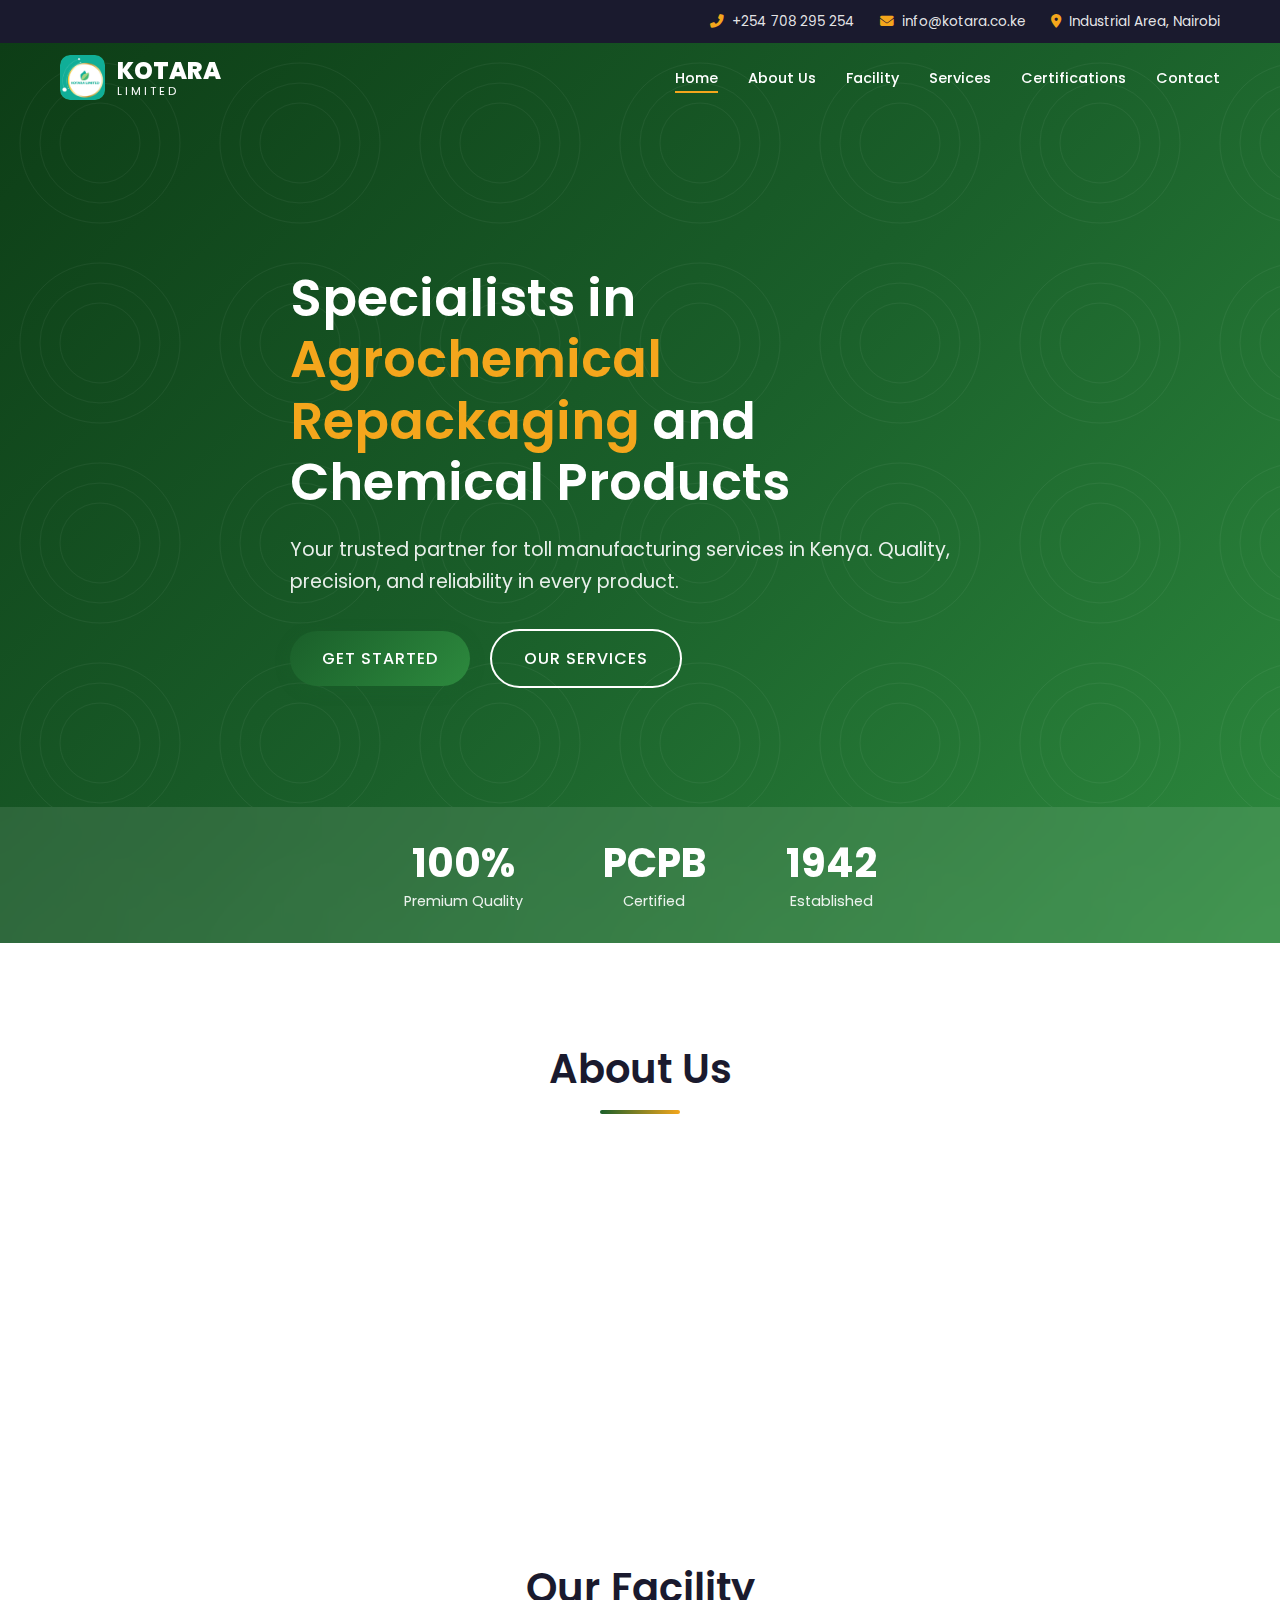
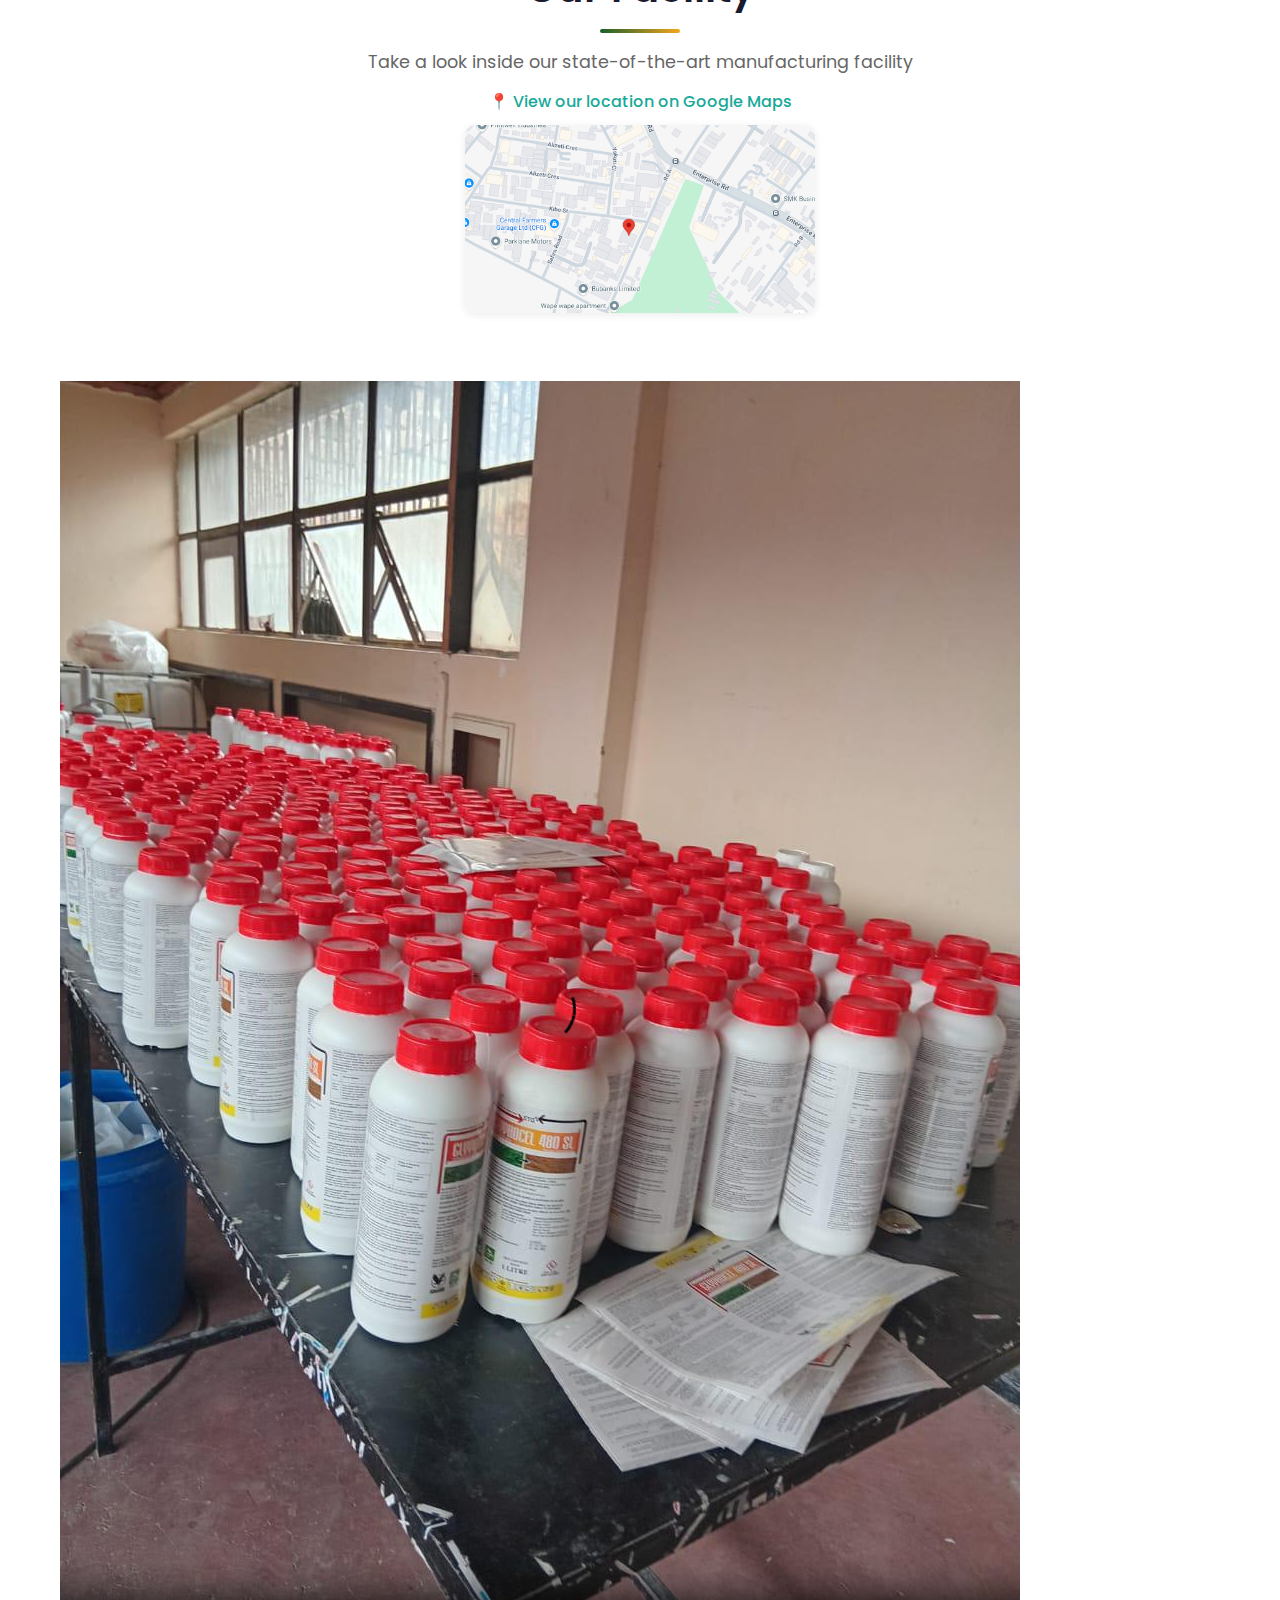
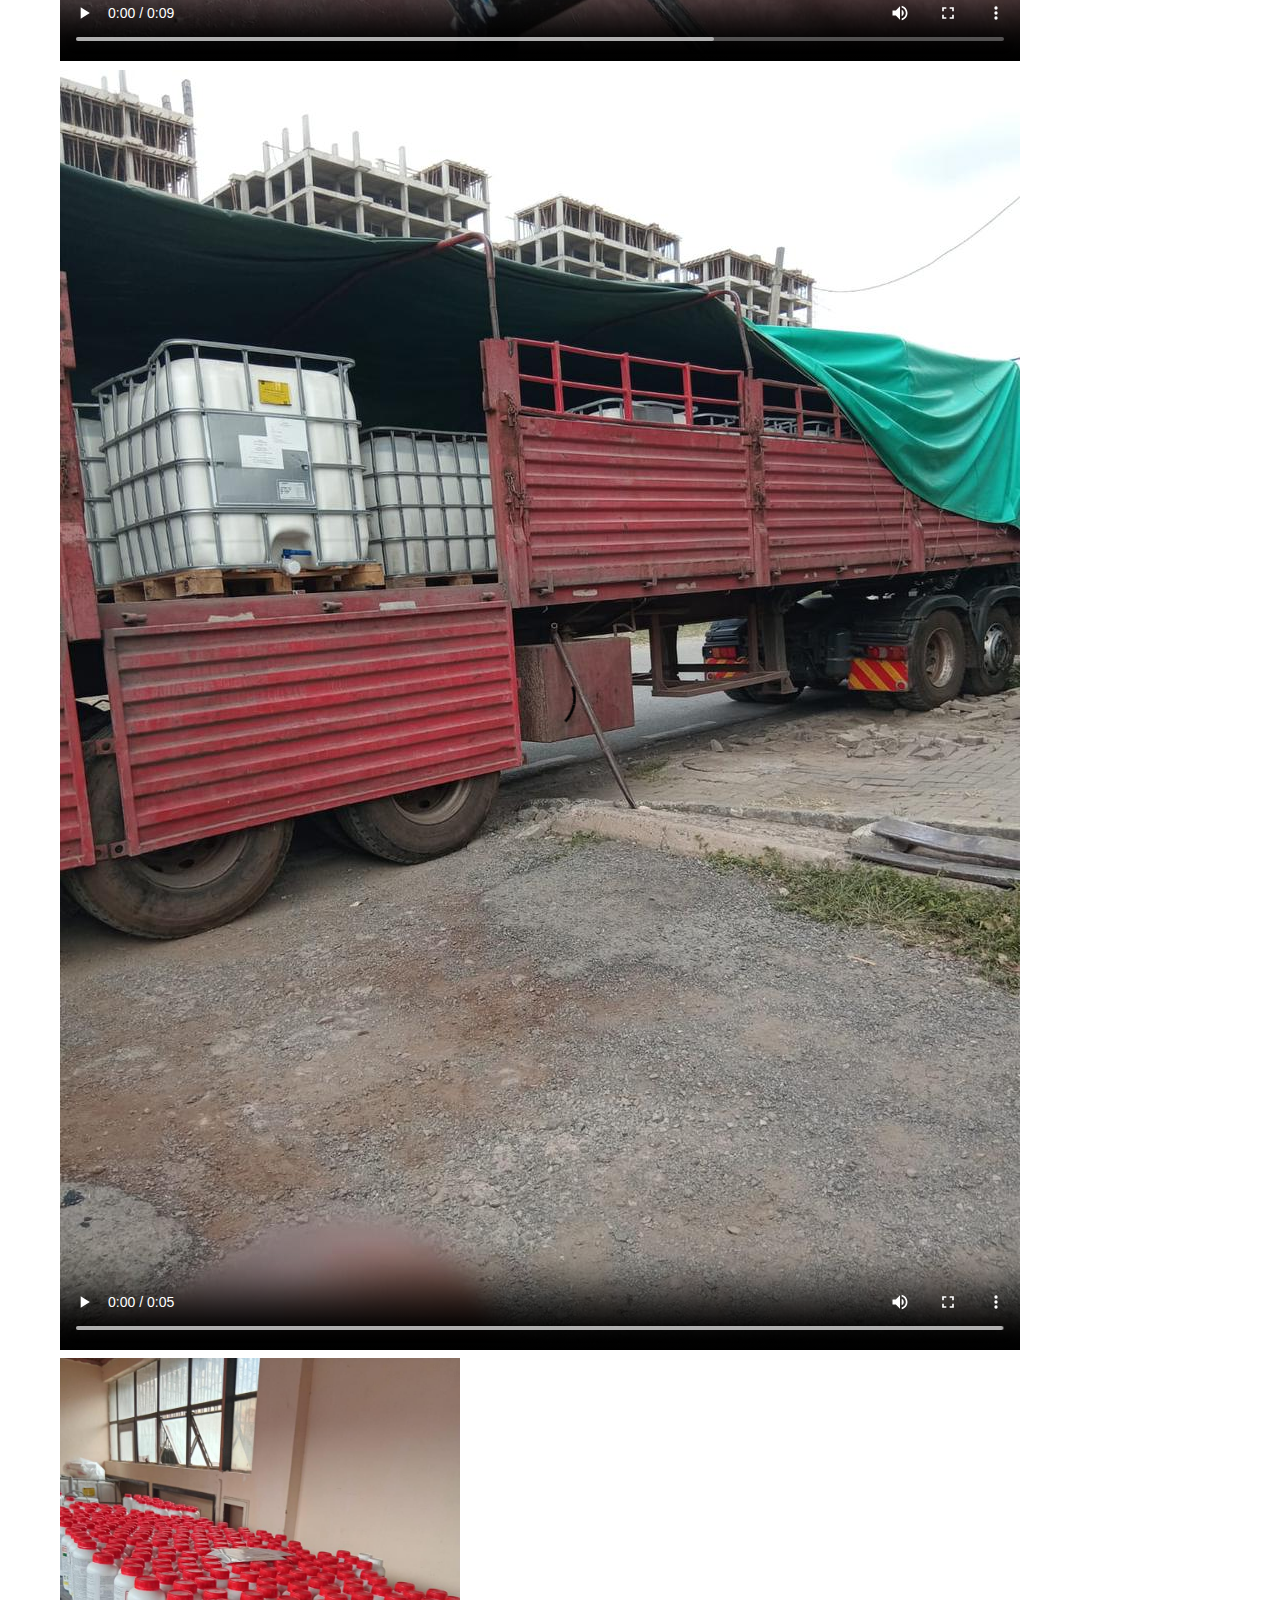
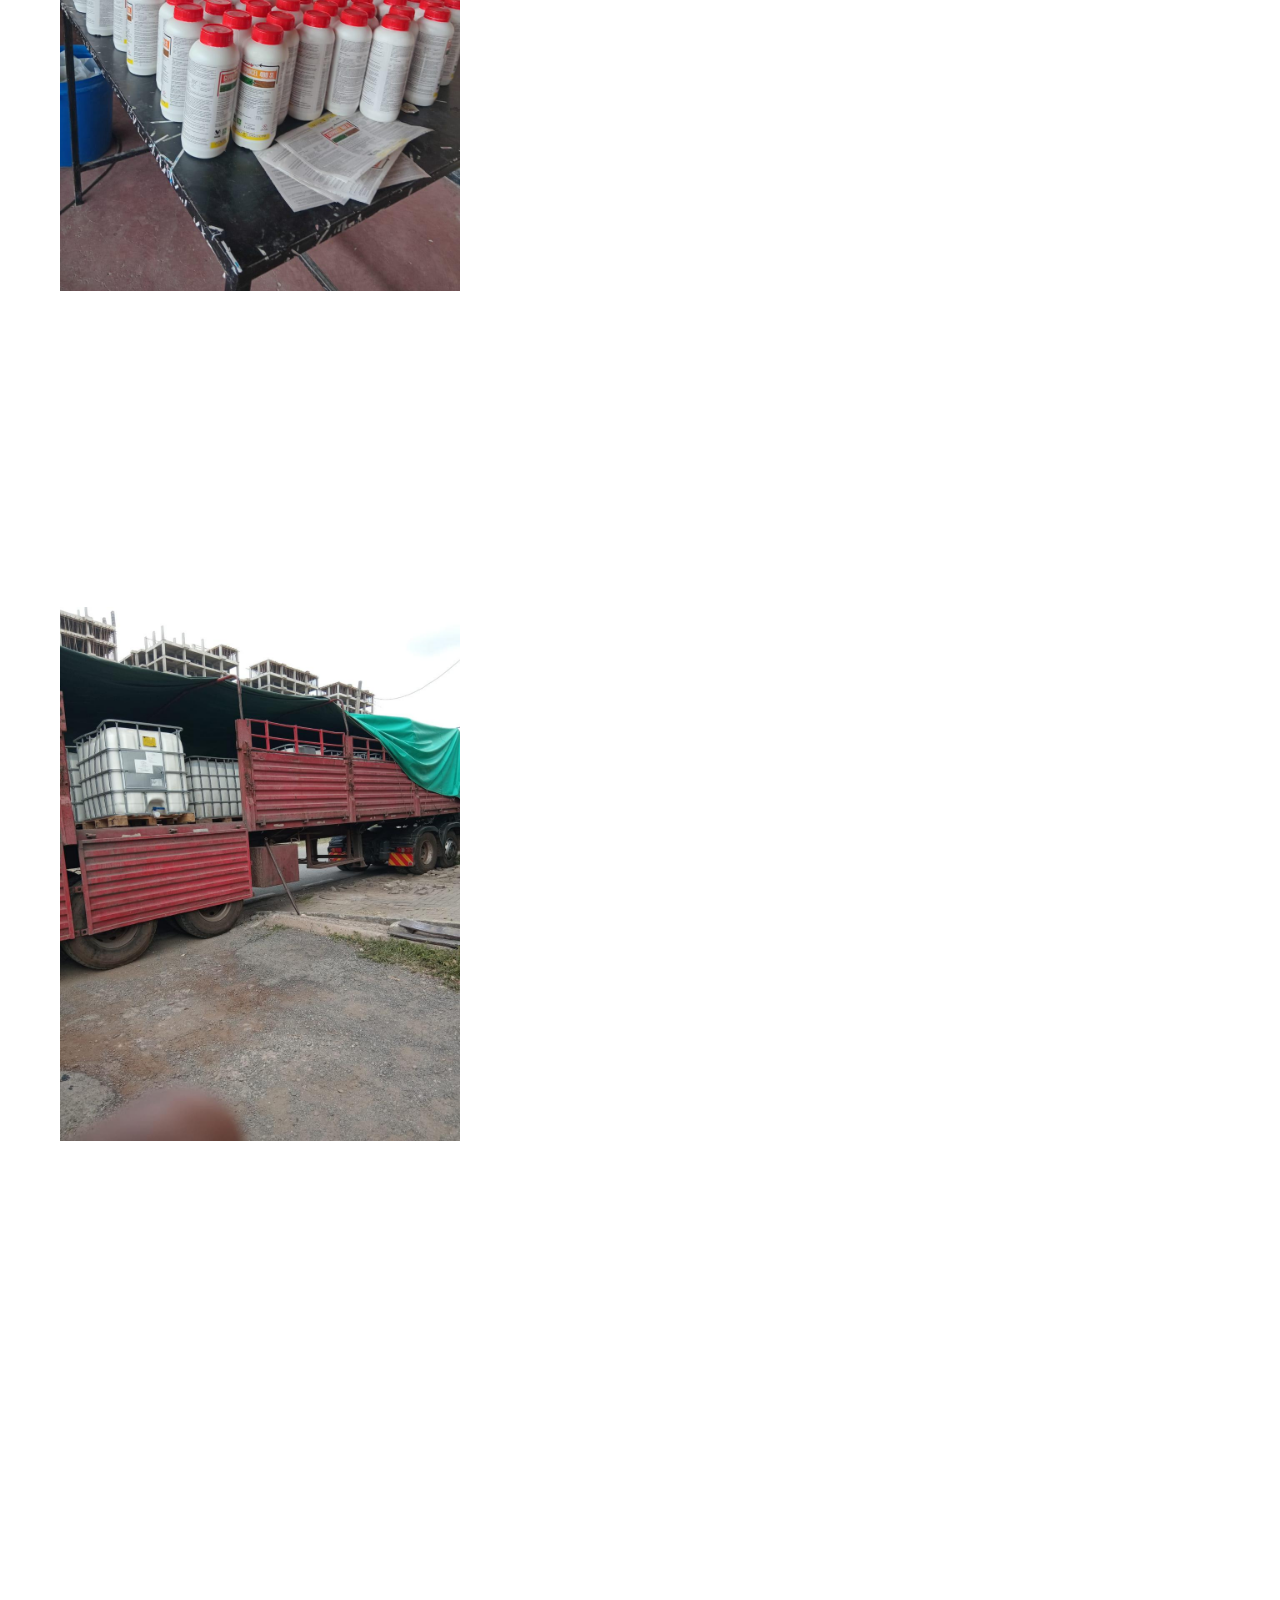
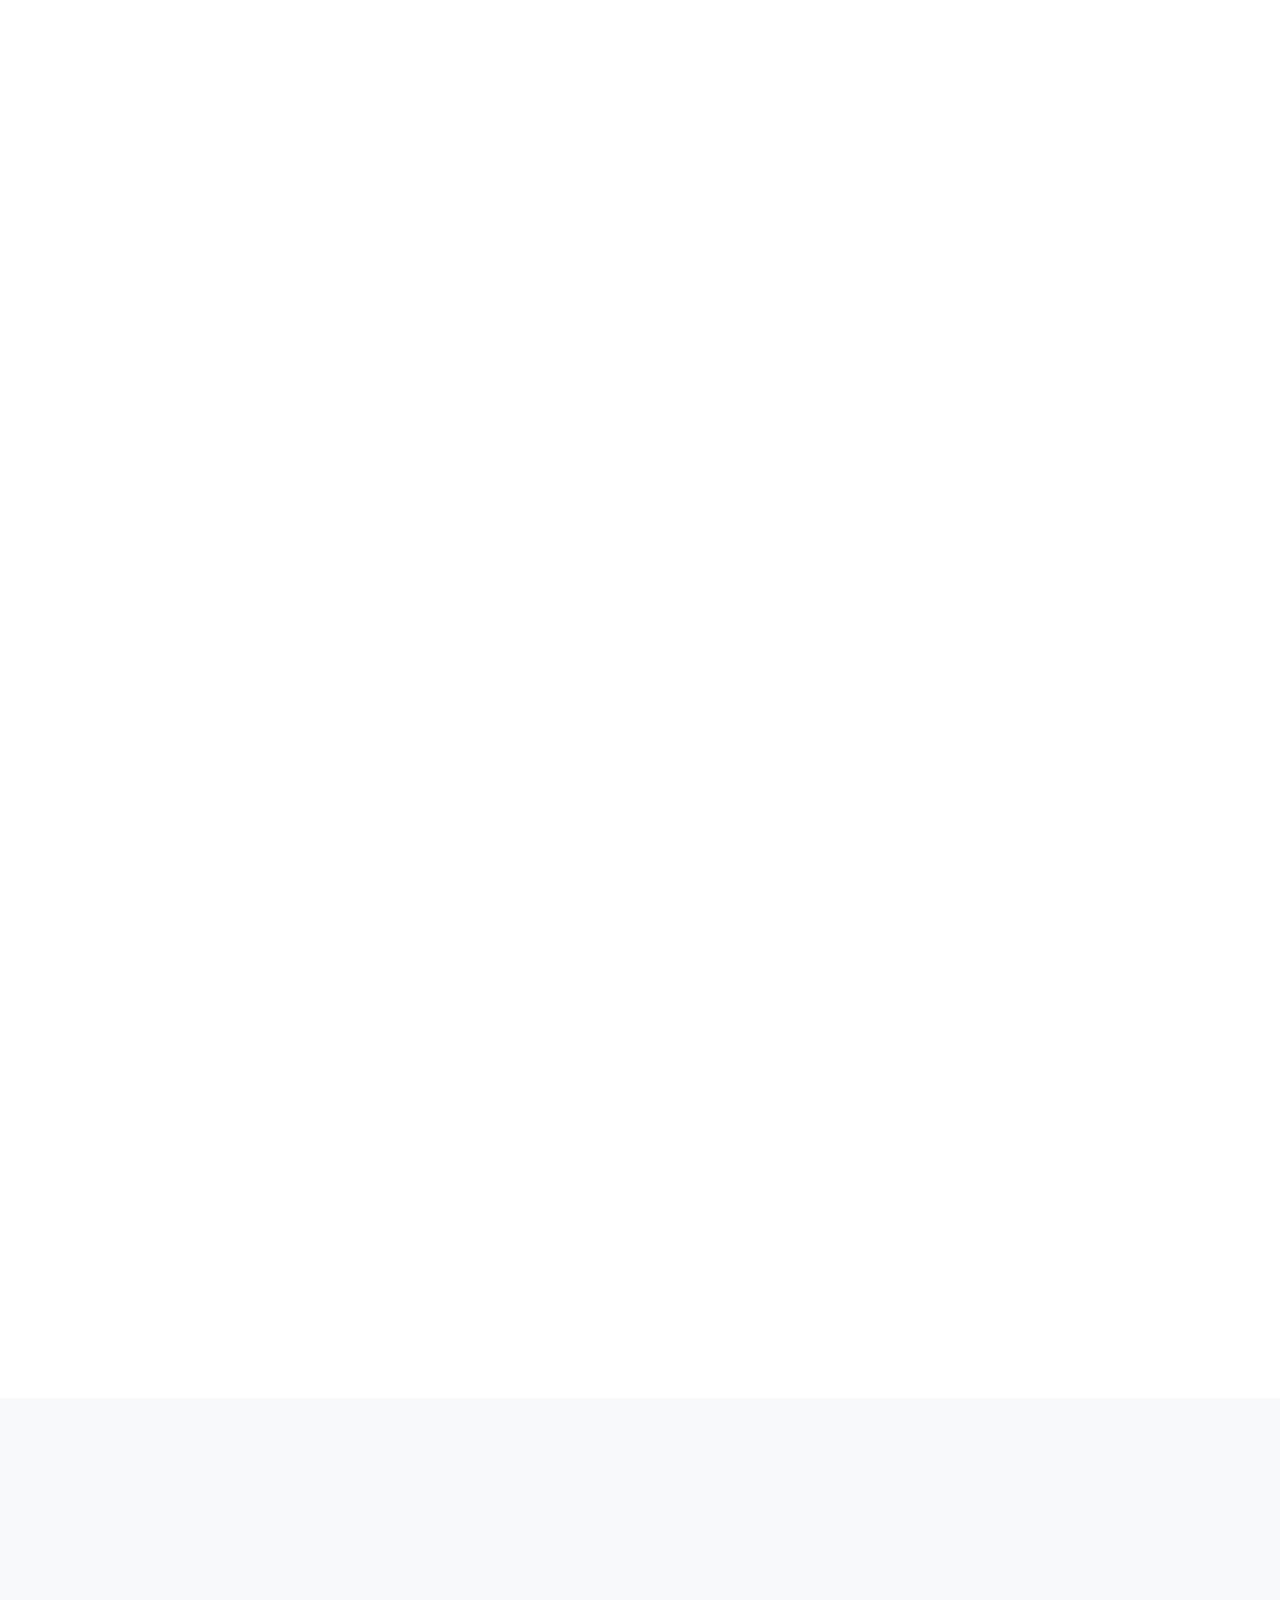
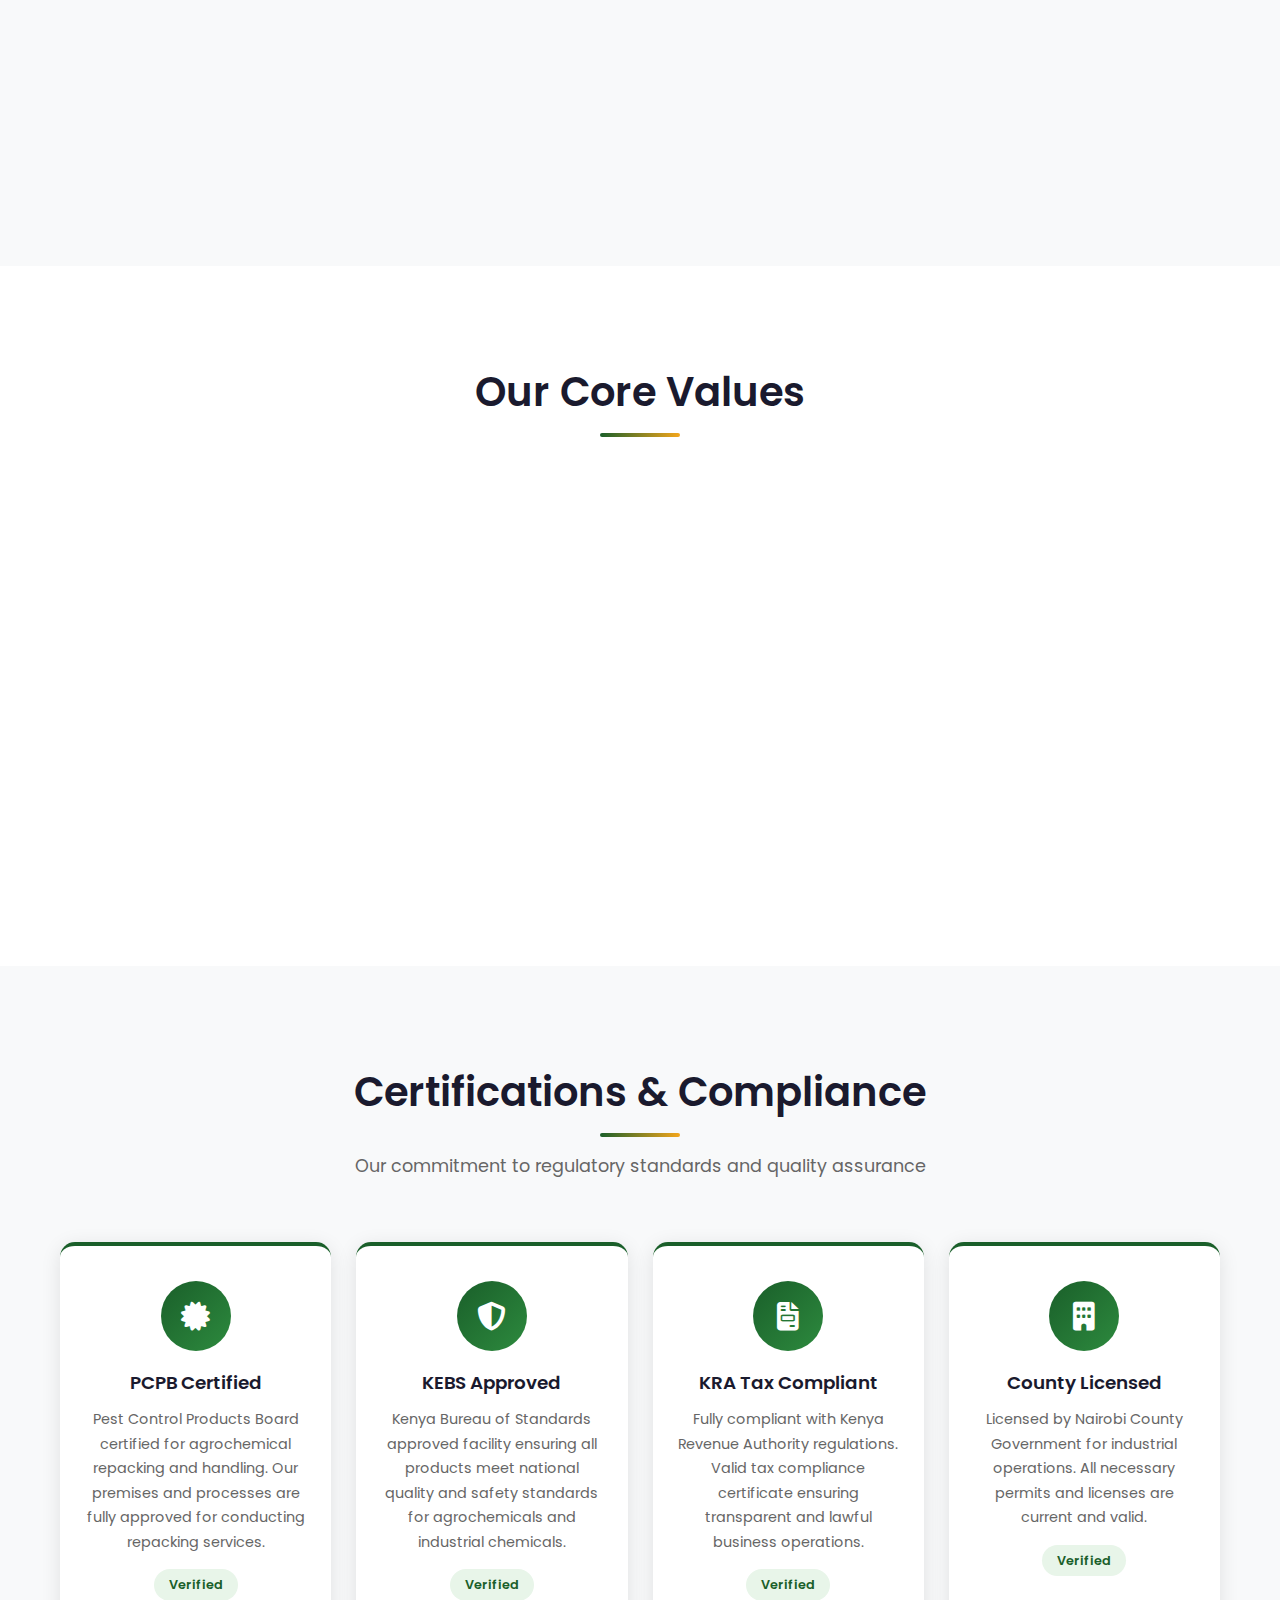
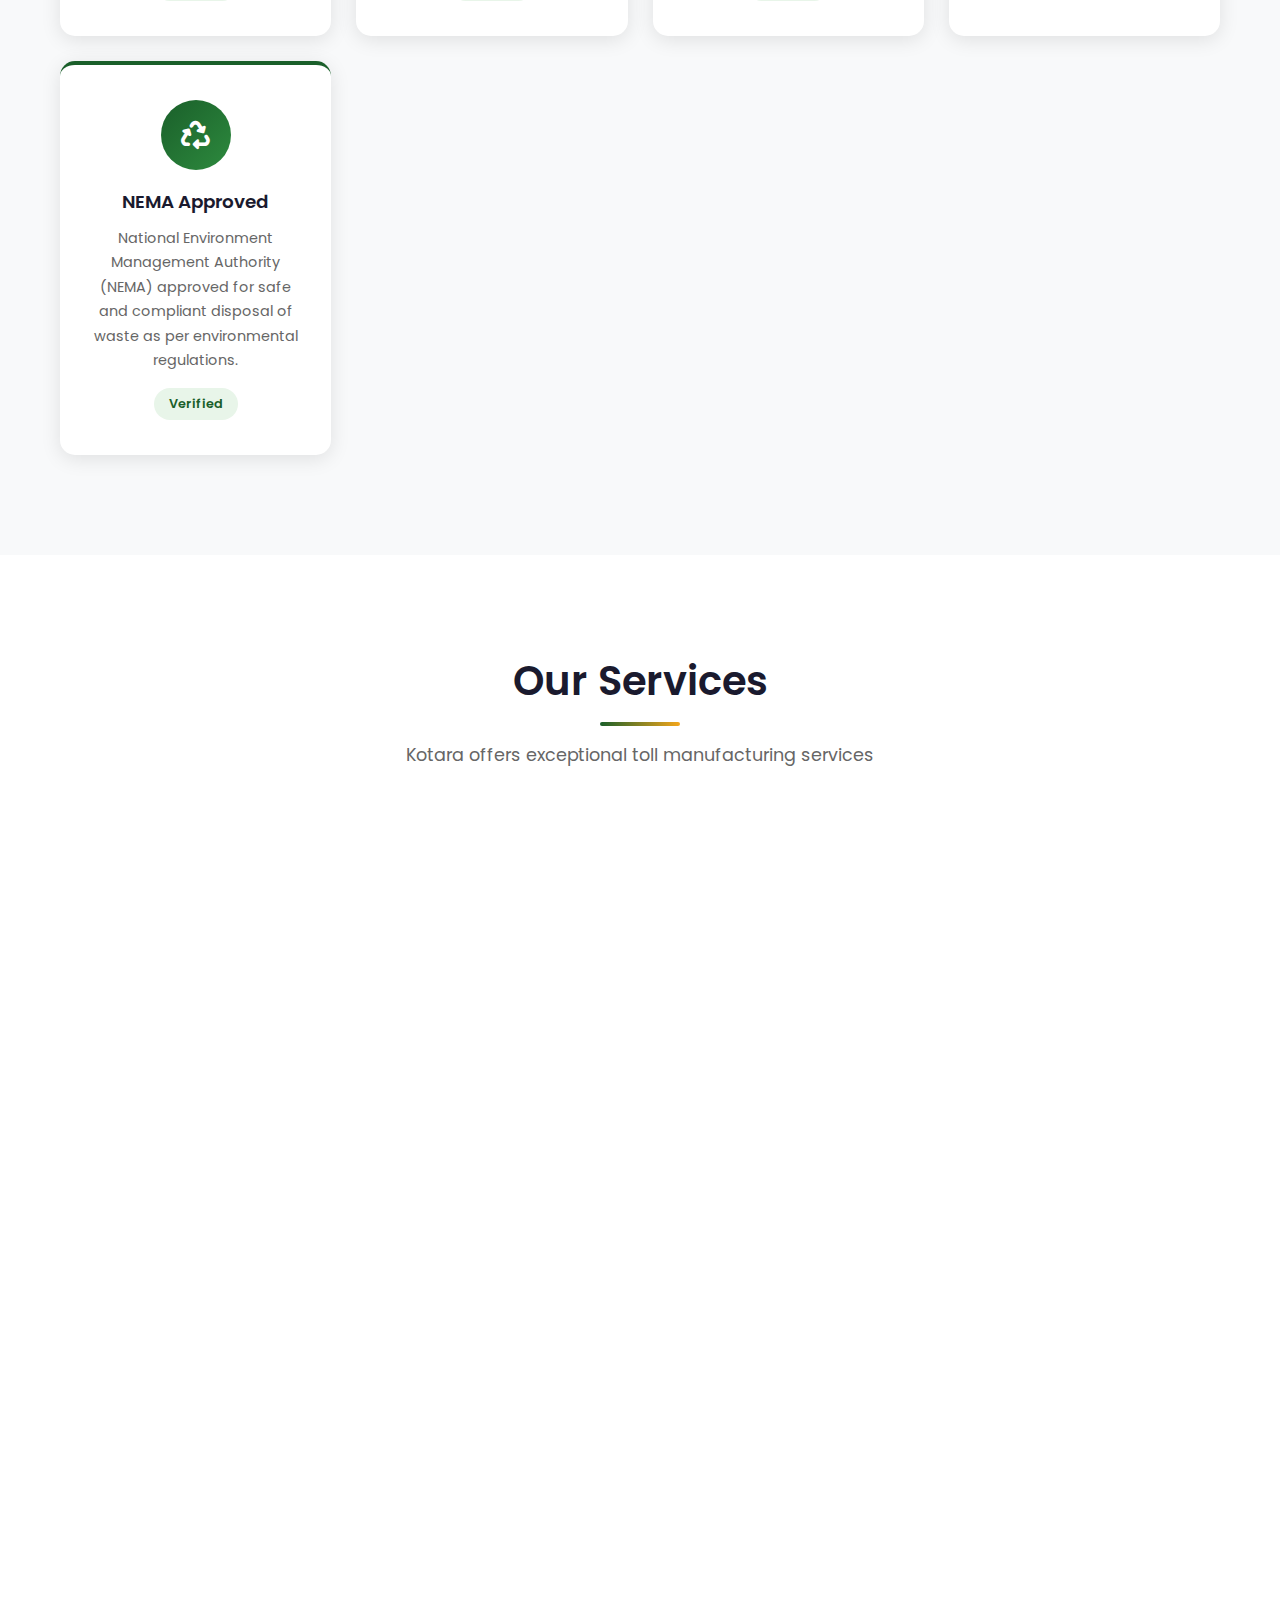
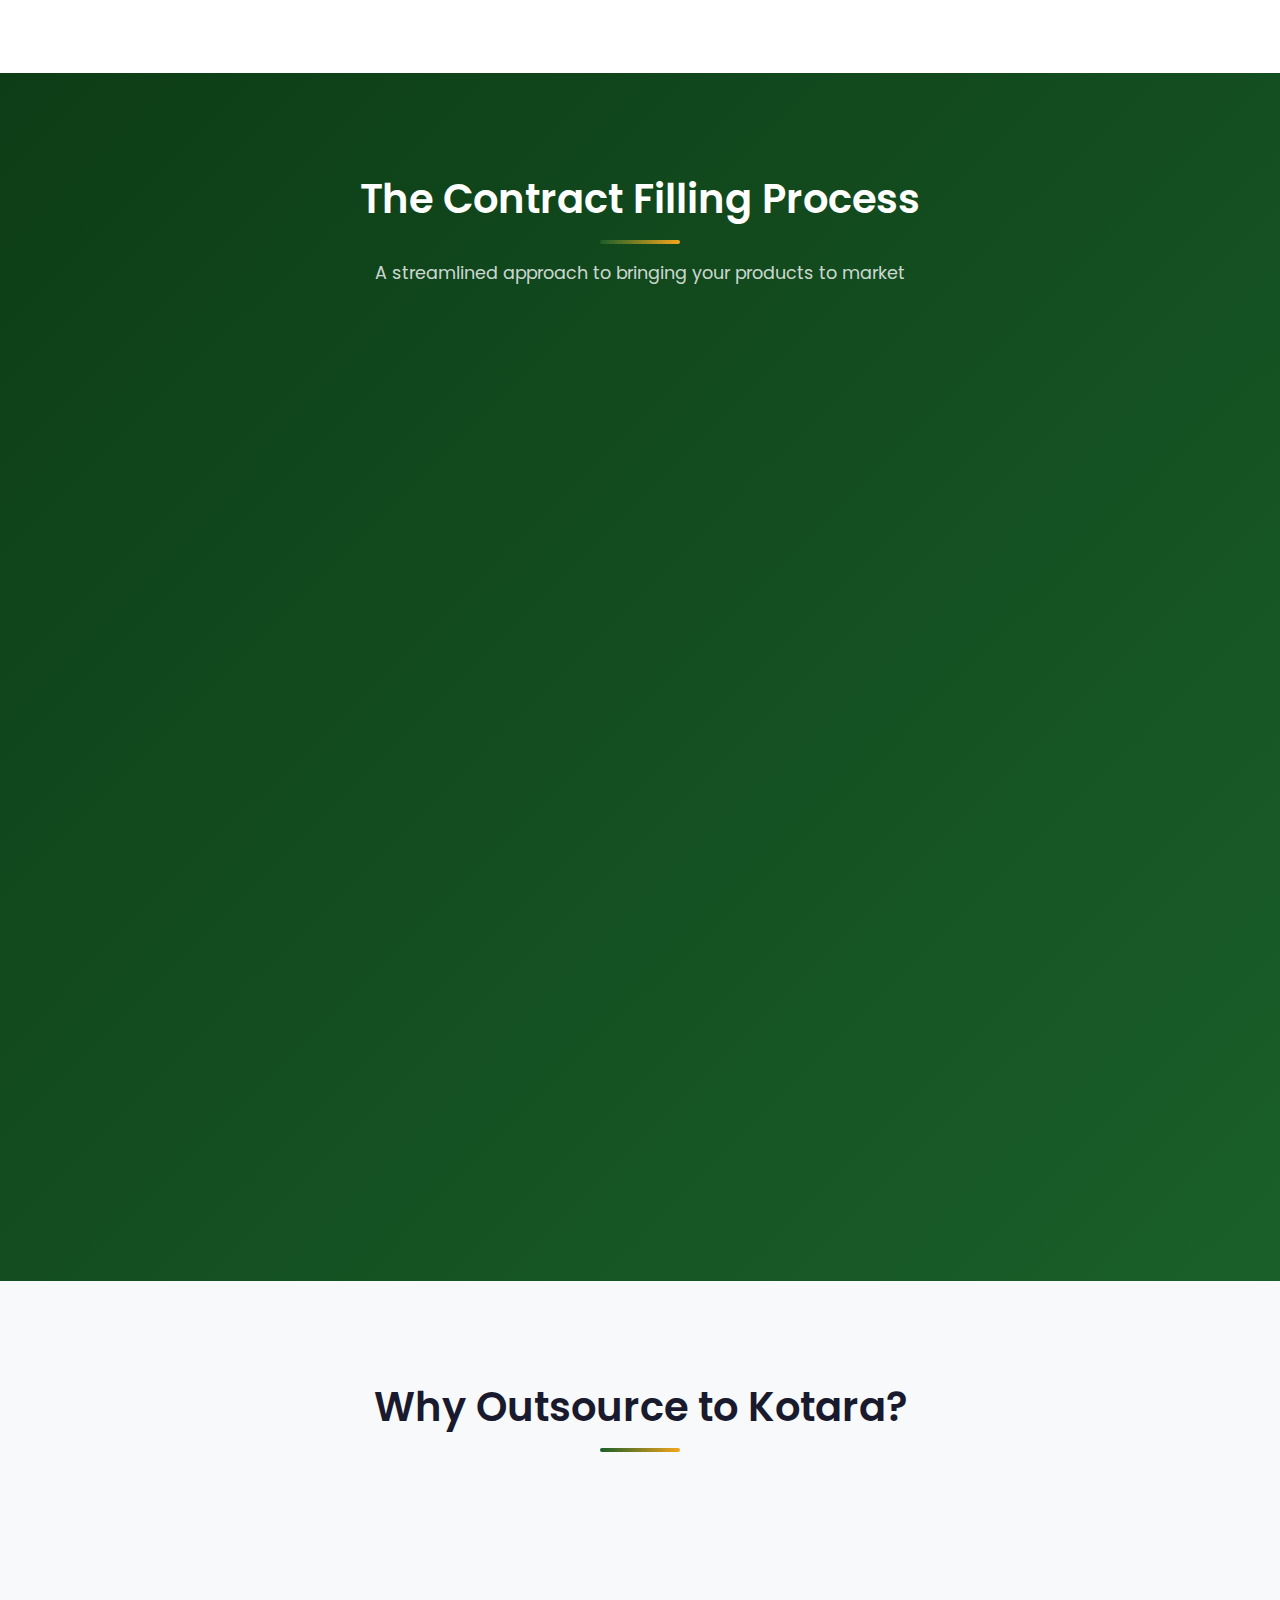
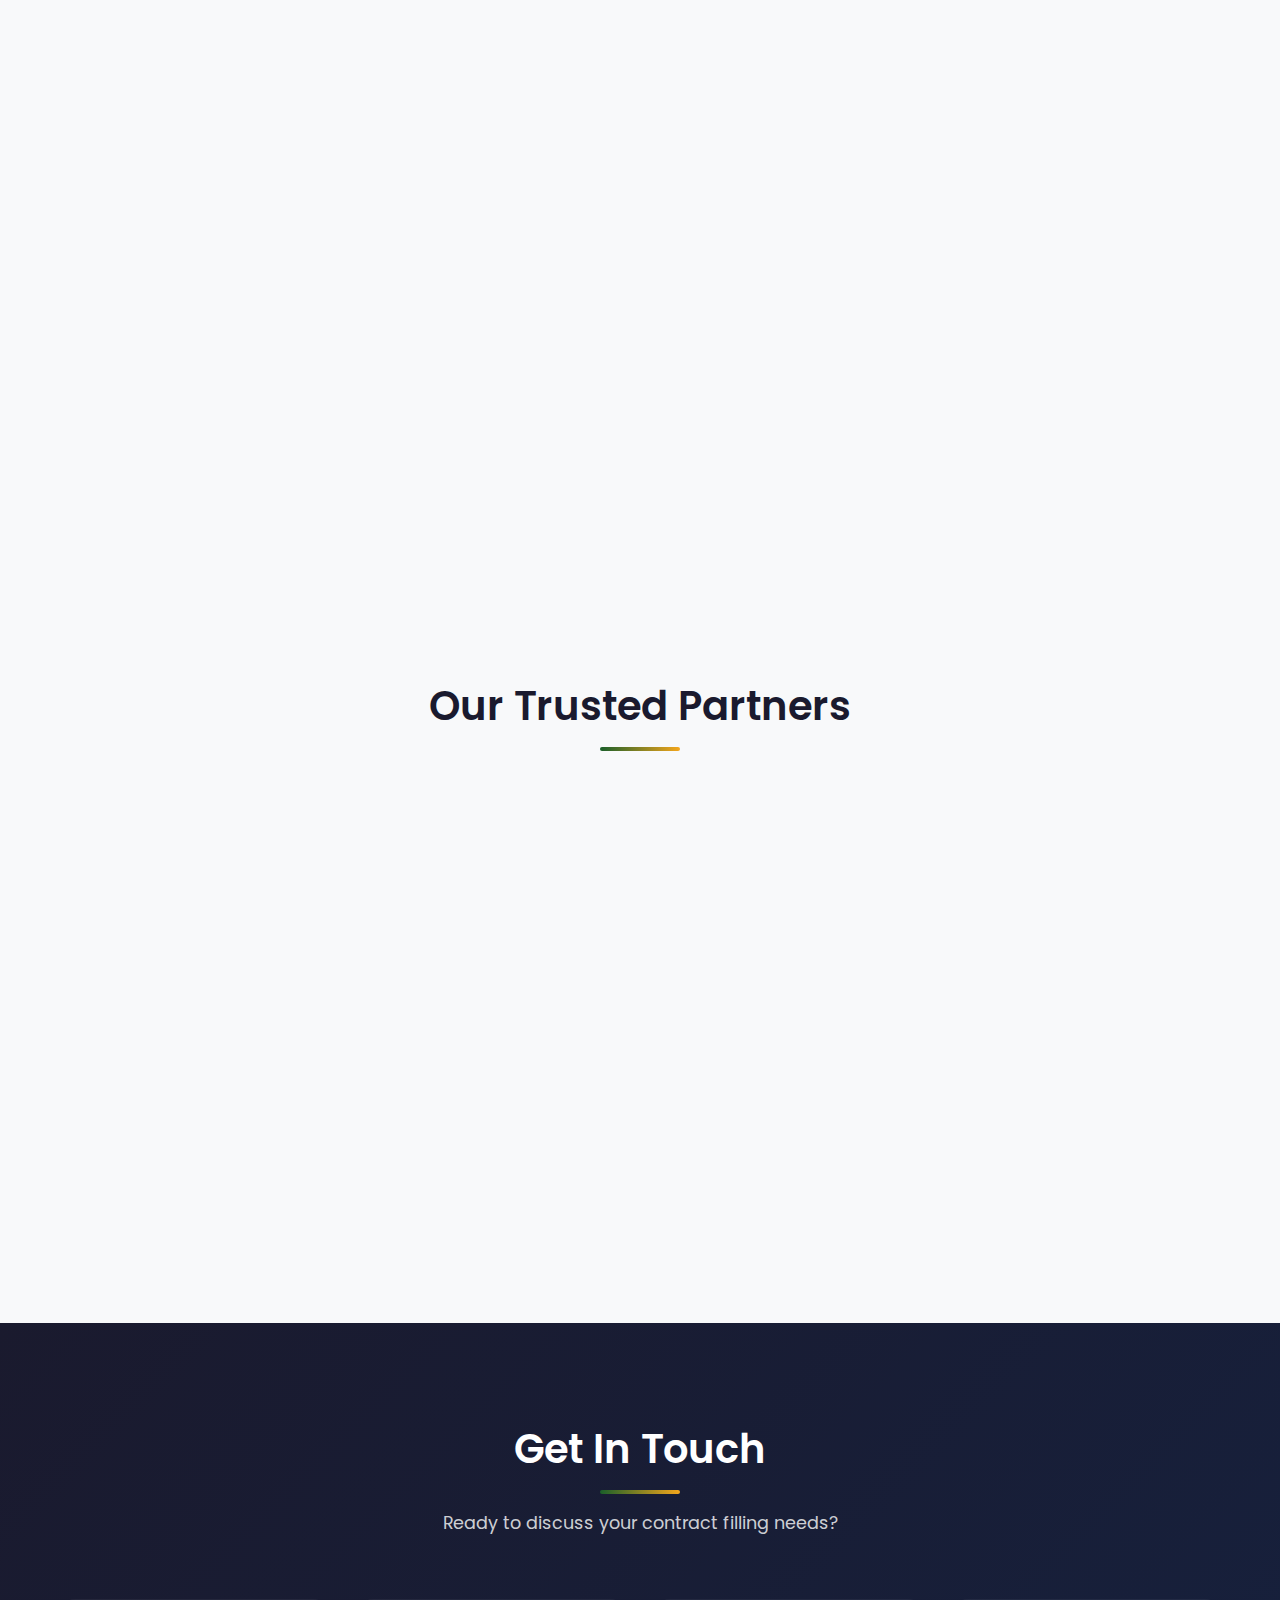
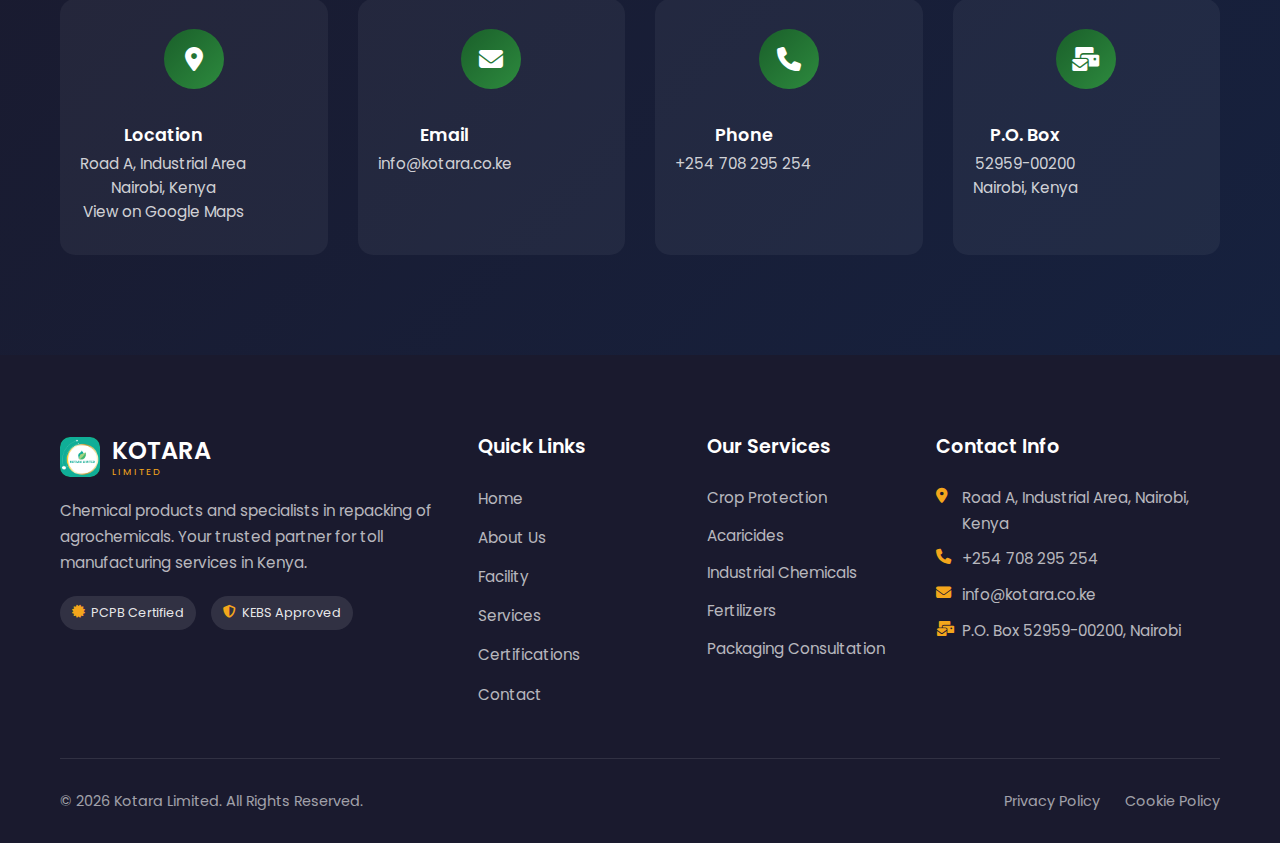
<file: index.html>
<!DOCTYPE html>
<html lang="en">
<head>
    <meta charset="UTF-8">
    <meta name="viewport" content="width=device-width, initial-scale=1.0">
    
    <!-- Primary SEO Meta Tags -->
    <title>Kotara | Kenya's Leading Agrochemical Repacking & Contract Filling Company</title>
    <meta name="description" content="Kotara Limited - Kenya's trusted PCPB certified agrochemical repacking and contract filling company in Nairobi. Expert toll manufacturing for crop protection chemicals, fertilizers, acaricides & industrial chemicals. ISO compliant facilities.">
    <meta name="keywords" content="Kotara, Kotara Limited, Kotara Kenya, agrochemical repacking Kenya, contract filling Nairobi, toll manufacturing Kenya, PCPB certified company, crop protection chemicals Kenya, fertilizer repacking, acaricides Kenya, industrial chemicals Nairobi, chemical packaging Kenya, agrochemical company Kenya">
    <meta name="author" content="Kotara Limited">
    <meta name="robots" content="index, follow, max-image-preview:large, max-snippet:-1, max-video-preview:-1">
    <link rel="canonical" href="https://kotara.co.ke/">
    
    <!-- Additional SEO Meta Tags -->
    <meta name="geo.region" content="KE-110">
    <meta name="geo.placename" content="Nairobi">
    <meta name="geo.position" content="-1.2921;36.8219">
    <meta name="ICBM" content="-1.2921, 36.8219">
    <meta name="language" content="English">
    <meta name="revisit-after" content="7 days">
    <meta name="distribution" content="global">
    <meta name="rating" content="general">
    
    <!-- Open Graph / Facebook -->
    <meta property="og:type" content="website">
    <meta property="og:url" content="https://kotara.co.ke/">
    <meta property="og:title" content="Kotara | Kenya's Leading Agrochemical Repacking Company">
    <meta property="og:description" content="PCPB certified agrochemical repacking and contract filling services in Nairobi, Kenya. Quality toll manufacturing for crop protection, fertilizers, and industrial chemicals.">
    <meta property="og:site_name" content="Kotara Limited">
    <meta property="og:locale" content="en_KE">
    
    <!-- Twitter -->
    <meta name="twitter:card" content="summary_large_image">
    <meta name="twitter:url" content="https://kotara.co.ke/">
    <meta name="twitter:title" content="Kotara | Kenya's Leading Agrochemical Repacking Company">
    <meta name="twitter:description" content="PCPB certified agrochemical repacking and contract filling services in Kenya. Quality toll manufacturing for crop protection chemicals.">
    
    <!-- JSON-LD Structured Data -->
    <script type="application/ld+json">
    {
        "@context": "https://schema.org",
        "@type": "Organization",
        "name": "Kotara Limited",
        "alternateName": ["Kotara", "Kotara Ltd", "Kotara Kenya"],
        "url": "https://kotara.co.ke/",
        "logo": "https://kotara.co.ke/images/logo.png",
        "image": "https://kotara.co.ke/images/logo.png",
        "description": "Kenya's leading PCPB certified agrochemical repacking and contract filling company offering toll manufacturing services for crop protection chemicals, fertilizers, and industrial chemicals.",
        "address": {
            "@type": "PostalAddress",
            "streetAddress": "Industrial Area",
            "addressLocality": "Nairobi",
            "addressCountry": "KE"
        },
        "telephone": "+254708295254",
        "email": "info@kotara.co.ke",
        "areaServed": {
            "@type": "Country",
            "name": "Kenya"
        },
        "serviceType": ["Agrochemical Repacking", "Contract Filling", "Toll Manufacturing", "Chemical Packaging"],
        "hasCredential": [
            {
                "@type": "EducationalOccupationalCredential",
                "credentialCategory": "certification",
                "name": "PCPB Registration"
            },
            {
                "@type": "EducationalOccupationalCredential",
                "credentialCategory": "certification",
                "name": "KEBS Certification"
            }
        ],
        "sameAs": []
    }
    </script>
    
    <!-- Local Business Schema -->
    <script type="application/ld+json">
    {
        "@context": "https://schema.org",
        "@type": "LocalBusiness",
        "name": "Kotara Limited",
        "image": "https://kotara.co.ke/images/logo.png",
        "telephone": "+254708295254",
        "email": "info@kotara.co.ke",
        "address": {
            "@type": "PostalAddress",
            "streetAddress": "Industrial Area",
            "addressLocality": "Nairobi",
            "addressCountry": "Kenya"
        },
        "geo": {
            "@type": "GeoCoordinates",
            "latitude": -1.2921,
            "longitude": 36.8219
        },
        "openingHoursSpecification": {
            "@type": "OpeningHoursSpecification",
            "dayOfWeek": ["Monday", "Tuesday", "Wednesday", "Thursday", "Friday"],
            "opens": "08:00",
            "closes": "17:00"
        },
        "priceRange": "$$"
    }
    </script>
    
    <!-- Favicon -->
    <link rel="icon" type="image/x-icon" href="/favicon.ico">
    <link rel="icon" type="image/png" sizes="32x32" href="/images/favicon-32x32.png">
    <link rel="icon" type="image/png" sizes="16x16" href="/images/favicon-16x16.png">
    <link rel="apple-touch-icon" sizes="180x180" href="/images/apple-touch-icon.png">
    <link rel="icon" type="image/png" sizes="192x192" href="/images/favicon-192x192.png">
    <link rel="icon" type="image/png" sizes="512x512" href="/images/favicon-512x512.png">
    
    <link rel="stylesheet" href="css/styles.css">
    <link rel="preconnect" href="https://fonts.googleapis.com">
    <link rel="preconnect" href="https://fonts.gstatic.com" crossorigin>
    <link href="https://fonts.googleapis.com/css2?family=Poppins:wght@300;400;500;600;700;800&display=swap" rel="stylesheet">
    <link rel="stylesheet" href="https://cdnjs.cloudflare.com/ajax/libs/font-awesome/6.4.0/css/all.min.css">
</head>
<body>
    <!-- Top Bar with Contact Info -->
    <div class="top-bar">
        <div class="container">
            <div class="top-bar-content">
                <div class="top-contact">
                    <span><i class="fas fa-phone-alt"></i> +254 708 295 254</span>
                    <span><i class="fas fa-envelope"></i> info@kotara.co.ke</span>
                    <span><i class="fas fa-map-marker-alt"></i> Industrial Area, Nairobi</span>
                </div>
            </div>
        </div>
    </div>

    <!-- Navigation -->
    <nav class="navbar">
        <div class="container">
            <div class="logo">
                <a href="#home" aria-label="Kotara Limited Home">
                    <div class="logo-icon">
                        <img src="images/logo.png" alt="Kotara Logo" class="logo-img">
                    </div>
                    <div class="logo-text">
                        <h1>KOTARA<span>LIMITED</span></h1>
                    </div>
                </a>
            </div>
            <ul class="nav-links">
                <li><a href="#home" class="active">Home</a></li>
                <li><a href="#about">About Us</a></li>
                <li><a href="#facility">Facility</a></li>
                <li><a href="#services">Services</a></li>
                <li><a href="#certifications">Certifications</a></li>
                <li><a href="#contact">Contact</a></li>
            </ul>
            <div class="hamburger" aria-label="Toggle navigation menu">
                <span></span>
                <span></span>
                <span></span>
            </div>
        </div>
    </nav>

    <!-- Hero Section -->
    <section id="home" class="hero">
        <div class="hero-overlay"></div>
        <div class="container">
            <div class="hero-content">
                <h1>Specialists in <span>Agrochemical Repackaging</span> and Chemical Products</h1>
                <p>Your trusted partner for toll manufacturing services in Kenya. Quality, precision, and reliability in every product.</p>
            </div>
            <div class="hero-buttons">
                <a href="#contact" class="btn btn-primary">Get Started</a>
                <a href="#services" class="btn btn-secondary">Our Services</a>
            </div>
        </div>
        <div class="hero-stats">
            <div class="stat-item">
                <h3>100%</h3>
                <p>Premium Quality</p>
            </div>
            <div class="stat-item">
                <h3>PCPB</h3>
                <p>Certified</p>
            </div>
            <div class="stat-item">
                <h3>2022</h3>
                <p>Established</p>
            </div>
        </div>
    </section>

    <!-- About Section -->
    <section id="about" class="about">
        <div class="container">
            <div class="section-header">
                <h2>About Us</h2>
                <div class="underline"></div>
            </div>
            <div class="about-content">
                <div class="about-text">
                    <p class="lead">Kotara is a company registered in Kenya under the Company Registration Act in 2022.</p>
                    <p>Our team is highly experienced in manufacturing and repacking of agrochemicals, industrial chemicals, and veterinary products, with wide knowledge on the best packaging materials for specific products.</p>
                    <p>Quality is a core principle fueling our progress. Our quality department is well-equipped with the necessary equipment to ensure every product meets the highest standards.</p>
                    <p>Health and safety measures are taken seriously, with all employees undergoing mandatory training before joining the company. Kotara Limited is <strong>PCPB certified</strong>, with premises approved for conducting repacking services for agrochemicals and industrial chemicals.</p>
                </div>
            </div>
        </div>
    </section>

    <!-- Facility Gallery Section -->
    <section id="facility" class="facility-gallery">
        <div class="container">
            <div class="section-header">
                <h2>Our Facility</h2>
                <div class="underline"></div>
                <p class="section-subtitle">Take a look inside our state-of-the-art manufacturing facility</p>
                <p style="text-align:center;margin-top:10px;">
                    <a href="https://maps.google.com/?q=-1.319670,36.861927" target="_blank" rel="noopener" style="color:#18A999;font-weight:500;">
                        📍 View our location on Google Maps
                    </a>
                </p>
                <div class="maps-photo-wrapper" style="text-align:center;margin-top:10px;margin-bottom:20px;">
                    <a href="https://maps.google.com/?q=-1.319670,36.861927" target="_blank" rel="noopener" aria-label="View Kotara Limited on Google Maps">
                        <img src="images/location-map.png" alt="Kotara Limited Location on Google Maps" class="google-maps-photo" loading="lazy" width="350" height="200" style="border-radius:10px;box-shadow:0 2px 8px rgba(0,0,0,0.08);max-width:100%;height:auto;">
                    </a>
                </div>
            </div>
            
            <!-- Video Showcase -->
            <div class="facility-videos">
                <div class="facility-video">
                    <video controls controlsList="nodownload" preload="metadata" poster="images/facility-1.jpg" playsinline oncontextmenu="return false;">
                        <source src="images/company-video-1.mp4" type="video/mp4">
                        Your browser does not support the video tag.
                    </video>
                </div>
                <div class="facility-video">
                    <video controls controlsList="nodownload" preload="metadata" poster="images/facility-3.jpg" playsinline oncontextmenu="return false;">
                        <source src="images/company-video-2.mp4" type="video/mp4">
                        Your browser does not support the video tag.
                    </video>
                </div>
            </div>
            
            <!-- Image Gallery -->
            <div class="gallery-grid">
                <div class="gallery-item">
                    <img src="images/facility-1.jpg" alt="Kotara facility equipment" loading="lazy" width="400" height="300">
                </div>
                <div class="gallery-item">
                    <img src="images/facility-2.jpg" alt="Kotara production area" loading="lazy" width="400" height="300">
                </div>
                <div class="gallery-item">
                    <img src="images/facility-3.jpg" alt="Kotara quality control" loading="lazy" width="400" height="300">
                </div>
                <div class="gallery-item">
                    <img src="images/facility-4.jpg" alt="Kotara packaging line" loading="lazy" width="400" height="300">
                </div>
                <div class="gallery-item">
                    <img src="images/facility-5.jpg" alt="Kotara storage area" loading="lazy" width="400" height="300">
                </div>
                <div class="gallery-item">
                    <img src="images/facility-6.jpg" alt="Kotara laboratory" loading="lazy" width="400" height="300">
                </div>
                <div class="gallery-item">
                    <img src="images/facility-7.jpg" alt="Kotara mixing equipment" loading="lazy" width="400" height="300">
                </div>
                <div class="gallery-item">
                    <img src="images/facility-8.jpg" alt="Kotara filling station" loading="lazy" width="400" height="300">
                </div>
                <div class="gallery-item">
                    <img src="images/facility-9.jpg" alt="Kotara warehouse" loading="lazy" width="400" height="300">
                </div>
            </div>
        </div>
    </section>

    <!-- Vision & Mission -->
    <section class="vision-mission">
        <div class="container">
            <div class="vm-grid">
                <div class="vm-card vision">
                    <div class="vm-icon">
                        <i class="fas fa-eye"></i>
                    </div>
                    <h3>Our Vision</h3>
                    <p>To be the most preferred service provider in the toll manufacturing sub-sector across the region.</p>
                </div>
                <div class="vm-card mission">
                    <div class="vm-icon">
                        <i class="fas fa-bullseye"></i>
                    </div>
                    <h3>Our Mission</h3>
                    <p>Delivering quality and cost-effective tolling services to the delight of all our stakeholders.</p>
                </div>
            </div>
        </div>
    </section>

    <!-- Core Values -->
    <section class="core-values">
        <div class="container">
            <div class="section-header">
                <h2>Our Core Values</h2>
                <div class="underline"></div>
            </div>
            <div class="values-grid">
                <div class="value-card">
                    <div class="value-icon">
                        <i class="fas fa-user-tie"></i>
                    </div>
                    <h3>Professionalism</h3>
                    <p>We believe there is no longer room for unprofessional conduct in business. We emphasize undertaking our activity with particular attention in training to ensure optimal performance at all times.</p>
                </div>
                <div class="value-card">
                    <div class="value-icon">
                        <i class="fas fa-award"></i>
                    </div>
                    <h3>Quality Assurance</h3>
                    <p>We are proactive in both addressing and meeting our clientele. Quality satisfaction today is our tomorrow's business. We maintain acceptable professional and quality standards at all times.</p>
                </div>
                <div class="value-card">
                    <div class="value-icon">
                        <i class="fas fa-lock"></i>
                    </div>
                    <h3>Discretion</h3>
                    <p>We emphasize great care in handling our clients' needs, alongside guaranteeing discretion in carrying out our activities.</p>
                </div>
            </div>
        </div>
    </section>

    <!-- Certifications & Compliance Section -->
    <section id="certifications" class="certifications-section">
        <div class="container">
            <div class="section-header">
                <h2>Certifications & Compliance</h2>
                <div class="underline"></div>
                <p class="section-subtitle">Our commitment to regulatory standards and quality assurance</p>
            </div>
            <div class="certifications-grid">
                <div class="certification-card">
                    <div class="cert-icon">
                        <i class="fas fa-certificate"></i>
                    </div>
                    <h3>PCPB Certified</h3>
                    <p>Pest Control Products Board certified for agrochemical repacking and handling. Our premises and processes are fully approved for conducting repacking services.</p>
                    <span class="cert-badge">Verified</span>
                </div>
                <div class="certification-card">
                    <div class="cert-icon">
                        <i class="fas fa-shield-alt"></i>
                    </div>
                    <h3>KEBS Approved</h3>
                    <p>Kenya Bureau of Standards approved facility ensuring all products meet national quality and safety standards for agrochemicals and industrial chemicals.</p>
                    <span class="cert-badge">Verified</span>
                </div>
                <div class="certification-card">
                    <div class="cert-icon">
                        <i class="fas fa-file-invoice"></i>
                    </div>
                    <h3>KRA Tax Compliant</h3>
                    <p>Fully compliant with Kenya Revenue Authority regulations. Valid tax compliance certificate ensuring transparent and lawful business operations.</p>
                    <span class="cert-badge">Verified</span>
                </div>
                <div class="certification-card">
                    <div class="cert-icon">
                        <i class="fas fa-building"></i>
                    </div>
                    <h3>County Licensed</h3>
                    <p>Licensed by Nairobi County Government for industrial operations. All necessary permits and licenses are current and valid.</p>
                    <span class="cert-badge">Verified</span>
                </div>
                <div class="certification-card">
                    <div class="cert-icon">
                        <i class="fas fa-recycle"></i>
                    </div>
                    <h3>NEMA Approved</h3>
                    <p>National Environment Management Authority (NEMA) approved for safe and compliant disposal of waste as per environmental regulations.</p>
                    <span class="cert-badge">Verified</span>
                </div>
            </div>
        </div>
    </section>

    <!-- Services Section -->
    <section id="services" class="services">
        <div class="container">
            <div class="section-header">
                <h2>Our Services</h2>
                <div class="underline"></div>
                <p class="section-subtitle">Kotara offers exceptional toll manufacturing services</p>
            </div>
            <div class="services-grid">
                <article class="service-card">
                    <div class="service-icon">
                        <i class="fas fa-leaf"></i>
                    </div>
                    <h3>Crop Protection Chemicals</h3>
                    <p>Synthetic or natural substances applied to crops to prevent, destroy, or control pests, diseases, and weeds that threaten agricultural yield and quality.</p>
                </article>
                <article class="service-card">
                    <div class="service-icon">
                        <i class="fas fa-bug"></i>
                    </div>
                    <h3>Acaricides</h3>
                    <p>Specialized pesticides designed exclusively to kill or control members of the arachnid subclass Acari, including ticks and mites.</p>
                </article>
                <article class="service-card">
                    <div class="service-icon">
                        <i class="fas fa-home"></i>
                    </div>
                    <h3>Household Insecticides</h3>
                    <p>Chemical formulations designed for use in homes, gardens, and public spaces to manage insect pests including mosquitoes, ants, cockroaches, and flies.</p>
                </article>
                <article class="service-card">
                    <div class="service-icon">
                        <i class="fas fa-industry"></i>
                    </div>
                    <h3>Industrial Chemicals</h3>
                    <p>Broad category of chemicals used as raw materials, intermediates, and processing agents in manufacturing and industrial processes.</p>
                </article>
                <article class="service-card">
                    <div class="service-icon">
                        <i class="fas fa-seedling"></i>
                    </div>
                    <h3>Fertilizers</h3>
                    <p>Natural or synthetic substances applied to soil or plants to supply essential nutrients required for optimal plant growth, yield, and quality.</p>
                </article>
                <article class="service-card">
                    <div class="service-icon">
                        <i class="fas fa-box"></i>
                    </div>
                    <h3>Packaging Consultation</h3>
                    <p>Expert consultancy services to ensure product packaging is technically suitable, legally compliant, and user-friendly with guidance on material selection and labeling.</p>
                </article>
            </div>
        </div>
    </section>

    <!-- Contract Filling Process -->
    <section id="process" class="process">
        <div class="container">
            <div class="section-header light">
                <h2>The Contract Filling Process</h2>
                <div class="underline"></div>
                <p class="section-subtitle">A streamlined approach to bringing your products to market</p>
            </div>
            <div class="process-timeline">
                <div class="process-step">
                    <div class="step-number">01</div>
                    <div class="step-content">
                        <h3>Consultation & Pricing</h3>
                        <p>Understanding your product requirements and providing a detailed quotation for our services</p>
                    </div>
                </div>
                <div class="process-step">
                    <div class="step-number">02</div>
                    <div class="step-content">
                        <h3>Contract Signing</h3>
                        <p>Formalizing the agreement and scope of work</p>
                    </div>
                </div>
                <div class="process-step">
                    <div class="step-number">03</div>
                    <div class="step-content">
                        <h3>Production Setup</h3>
                        <p>Configuring equipment for your specific product</p>
                    </div>
                </div>
                <div class="process-step">
                    <div class="step-number">04</div>
                    <div class="step-content">
                        <h3>Filling Operations</h3>
                        <p>Precise filling under controlled conditions</p>
                    </div>
                </div>
                <div class="process-step">
                    <div class="step-number">05</div>
                    <div class="step-content">
                        <h3>Quality Testing</h3>
                        <p>Ensuring product meets all specifications</p>
                    </div>
                </div>
                <div class="process-step">
                    <div class="step-number">06</div>
                    <div class="step-content">
                        <h3>Final Packaging</h3>
                        <p>Preparing products for shipment</p>
                    </div>
                </div>
                <div class="process-step">
                    <div class="step-number">07</div>
                    <div class="step-content">
                        <h3>Dispatch</h3>
                        <p>Delivering finished products to your designated location</p>
                    </div>
                </div>
            </div>
        </div>
    </section>

    <!-- Why Choose Us -->
    <section id="why-us" class="why-us">
        <div class="container">
            <div class="section-header">
                <h2>Why Outsource to Kotara?</h2>
                <div class="underline"></div>
            </div>
            <div class="benefits-grid">
                <div class="benefit-card">
                    <div class="benefit-icon">
                        <i class="fas fa-piggy-bank"></i>
                    </div>
                    <h3>Significant Cost Savings</h3>
                    <p>Eliminate substantial capital investment in specialized equipment, facility setup, and ongoing maintenance.</p>
                </div>
                <div class="benefit-card">
                    <div class="benefit-icon">
                        <i class="fas fa-users-cog"></i>
                    </div>
                    <h3>Specialized Expertise</h3>
                    <p>Access teams of specialists with deep knowledge in filling technologies, quality control, and regulatory compliance.</p>
                </div>
                <div class="benefit-card">
                    <div class="benefit-icon">
                        <i class="fas fa-rocket"></i>
                    </div>
                    <h3>Faster Time-to-Market</h3>
                    <p>Begin production almost immediately, eliminating months required to set up internal manufacturing capabilities.</p>
                </div>
                <div class="benefit-card">
                    <div class="benefit-icon">
                        <i class="fas fa-expand-arrows-alt"></i>
                    </div>
                    <h3>Scalability & Flexibility</h3>
                    <p>Easily scale production up or down based on demand, seasonal variations, or market testing requirements.</p>
                </div>
                <div class="benefit-card">
                    <div class="benefit-icon">
                        <i class="fas fa-clipboard-check"></i>
                    </div>
                    <h3>Quality & Compliance</h3>
                    <p>GMP-compliant facilities with established quality systems ensuring consistent product quality.</p>
                </div>
                <div class="benefit-card">
                    <div class="benefit-icon">
                        <i class="fas fa-shield-alt"></i>
                    </div>
                    <h3>Risk Mitigation</h3>
                    <p>We carry insurance and assume liability for manufacturing-related issues with backup systems and contingency plans.</p>
                </div>
            </div>
        </div>
    </section>

    <!-- Clients Section -->
    <section id="clients" class="clients">
        <div class="container">
            <div class="section-header">
                <h2>Our Trusted Partners</h2>
                <div class="underline"></div>
            </div>
            <div class="clients-wrapper">
                <div class="client-category">
                    <h3><i class="fas fa-handshake"></i> Repacking Clientele</h3>
                    <div class="client-list">
                        <div class="client-item">Juanco Limited</div>
                        <div class="client-item">Bestfield Limited</div>
                        <div class="client-item">ETG Inputs Ltd</div>
                        <div class="client-item">and many others</div>
                    </div>
                </div>
            </div>
        </div>
    </section>

    <!-- Contact Section -->
    <section id="contact" class="contact">
        <div class="container">
            <div class="section-header light">
                <h2>Get In Touch</h2>
                <div class="underline"></div>
                <p class="section-subtitle">Ready to discuss your contract filling needs?</p>
            </div>
            <div class="contact-info-grid">
                <div class="info-item">
                    <div class="info-icon">
                        <i class="fas fa-map-marker-alt"></i>
                    </div>
                    <div class="info-content">
                        <h3>Location</h3>
                        <p>Road A, Industrial Area<br>Nairobi, Kenya</p>
                        <p><a href="https://maps.google.com/?q=-1.319670,36.861927" target="_blank" rel="noopener">View on Google Maps</a></p>
                    </div>
                </div>
                <div class="info-item">
                    <div class="info-icon">
                        <i class="fas fa-envelope"></i>
                    </div>
                    <div class="info-content">
                        <h3>Email</h3>
                        <p><a href="mailto:info@kotara.co.ke">info@kotara.co.ke</a></p>
                    </div>
                </div>
                <div class="info-item">
                    <div class="info-icon">
                        <i class="fas fa-phone"></i>
                    </div>
                    <div class="info-content">
                        <h3>Phone</h3>
                        <p><a href="tel:+254708295254">+254 708 295 254</a></p>
                    </div>
                </div>
                <div class="info-item">
                    <div class="info-icon">
                        <i class="fas fa-mail-bulk"></i>
                    </div>
                    <div class="info-content">
                        <h3>P.O. Box</h3>
                        <p>52959-00200<br>Nairobi, Kenya</p>
                    </div>
                </div>
            </div>
        </div>
    </section>

    <!-- Footer -->
    <footer class="footer">
        <div class="container">
            <div class="footer-content">
                <div class="footer-brand">
                    <div class="footer-logo">
                        <div class="logo-icon">
                            <img src="images/logo.png" alt="Kotara Logo" class="logo-img">
                        </div>
                        <h2>KOTARA<span>LIMITED</span></h2>
                    </div>
                    <p>Chemical products and specialists in repacking of agrochemicals. Your trusted partner for toll manufacturing services in Kenya.</p>
                    <div class="footer-certifications">
                        <span><i class="fas fa-certificate"></i> PCPB Certified</span>
                        <span><i class="fas fa-shield-alt"></i> KEBS Approved</span>
                    </div>
                </div>
                <div class="footer-links">
                    <h4>Quick Links</h4>
                    <ul>
                        <li><a href="#home">Home</a></li>
                        <li><a href="#about">About Us</a></li>
                        <li><a href="#facility">Facility</a></li>
                        <li><a href="#services">Services</a></li>
                        <li><a href="#certifications">Certifications</a></li>
                        <li><a href="#contact">Contact</a></li>
                    </ul>
                </div>
                <div class="footer-services">
                    <h4>Our Services</h4>
                    <ul>
                        <li>Crop Protection</li>
                        <li>Acaricides</li>
                        <li>Industrial Chemicals</li>
                        <li>Fertilizers</li>
                        <li>Packaging Consultation</li>
                    </ul>
                </div>
                <div class="footer-contact">
                    <h4>Contact Info</h4>
                    <p><i class="fas fa-map-marker-alt"></i> Road A, Industrial Area, Nairobi, Kenya</p>
                    <p><i class="fas fa-phone"></i> <a href="tel:+254708295254">+254 708 295 254</a></p>
                    <p><i class="fas fa-envelope"></i> <a href="mailto:info@kotara.co.ke">info@kotara.co.ke</a></p>
                    <p><i class="fas fa-mail-bulk"></i> P.O. Box 52959-00200, Nairobi</p>
                </div>
            </div>
            <div class="footer-bottom">
                <div class="footer-bottom-content">
                    <p>&copy; 2026 Kotara Limited. All Rights Reserved.</p>
                    <div class="footer-legal">
                        <a href="privacy-policy.html">Privacy Policy</a>
                        <a href="cookie-policy.html">Cookie Policy</a>
                    </div>
                </div>
            </div>
        </div>
    </footer>

    <script src="js/script.js"></script>
</body>
</html>
</file>
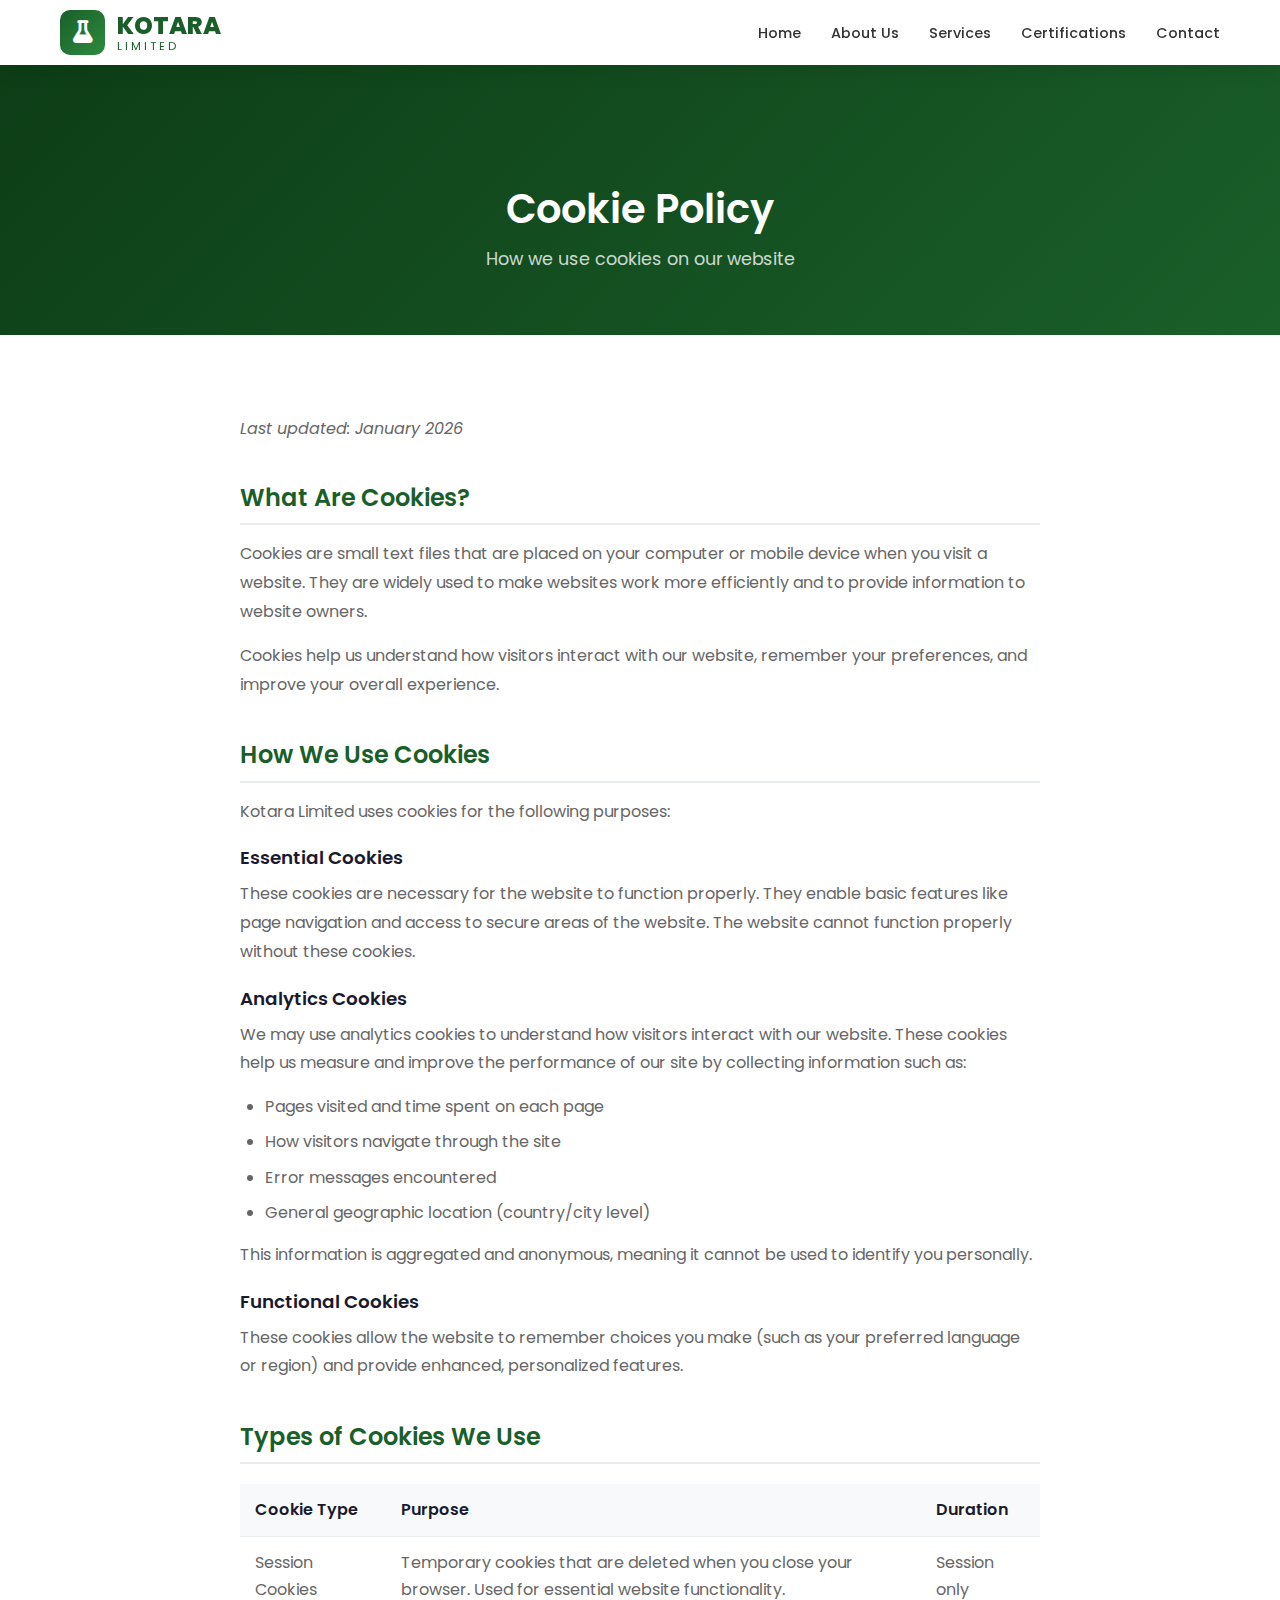
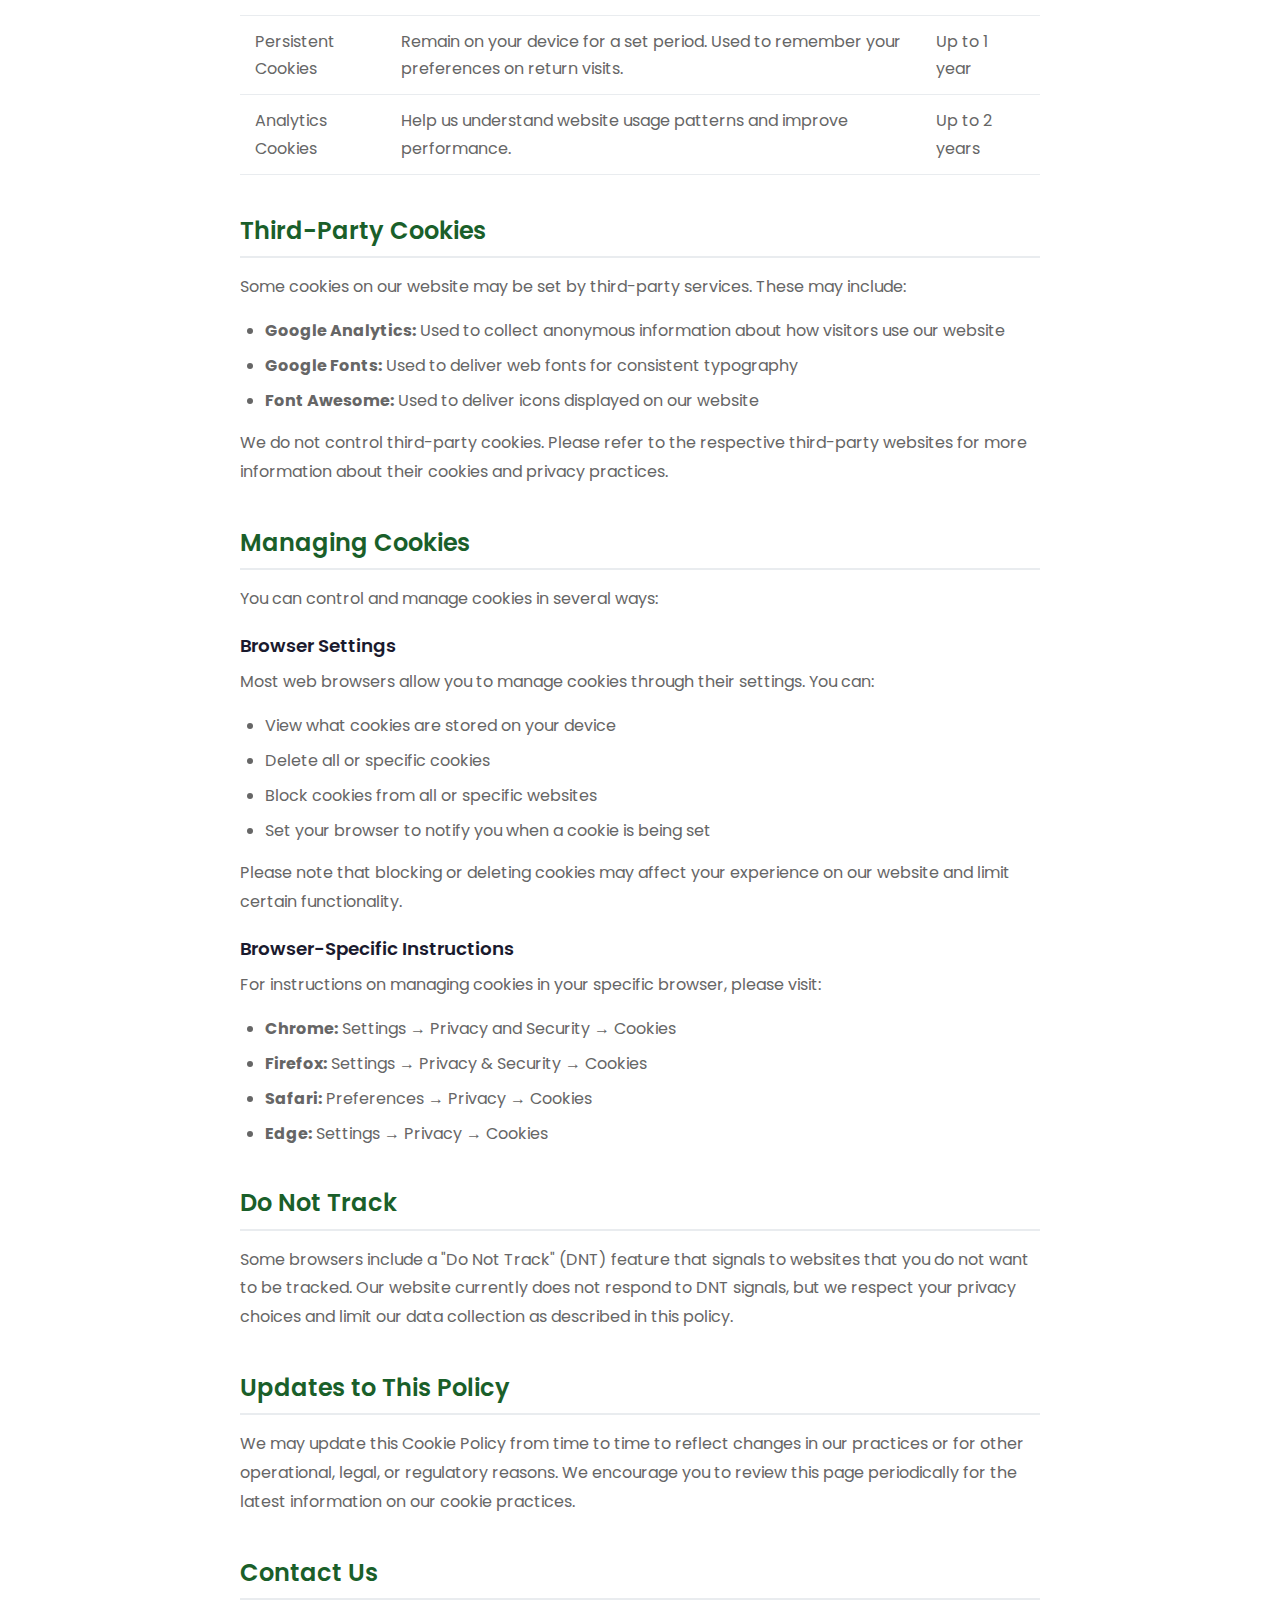
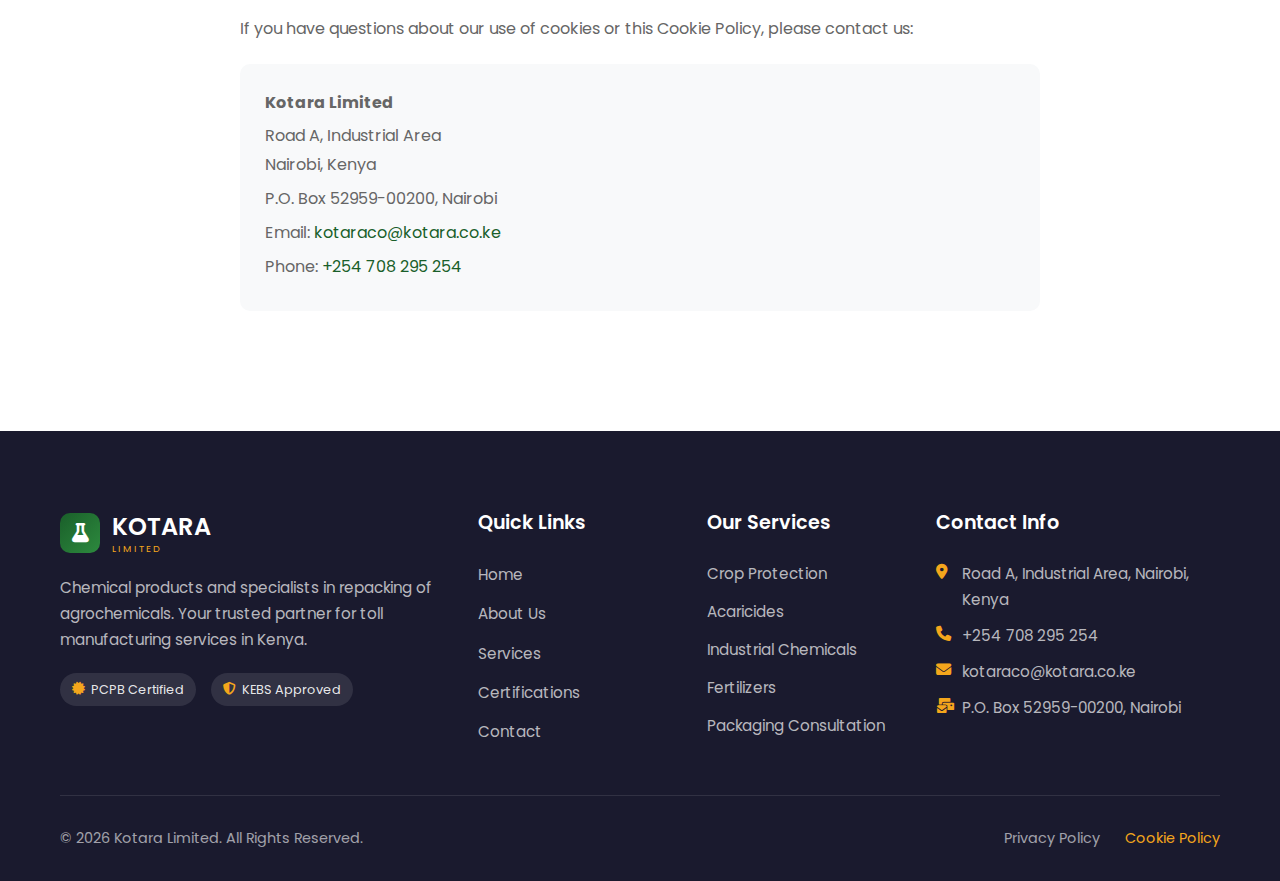
<file: cookie-policy.html>
<!DOCTYPE html>
<html lang="en">
<head>
    <meta charset="UTF-8">
    <meta name="viewport" content="width=device-width, initial-scale=1.0">
    <title>Cookie Policy | Kotara Limited - Agrochemical Company Kenya</title>
    <meta name="description" content="Cookie Policy for Kotara Limited. Learn about how we use cookies and similar technologies on our website.">
    <meta name="robots" content="index, follow">
    <link rel="canonical" href="https://kotara.co.ke/cookie-policy.html">
    
    <!-- Favicon -->
    <link rel="icon" type="image/x-icon" href="/favicon.ico">
    <link rel="icon" type="image/png" sizes="32x32" href="/images/favicon-32x32.png">
    <link rel="icon" type="image/png" sizes="16x16" href="/images/favicon-16x16.png">
    <link rel="apple-touch-icon" sizes="180x180" href="/images/apple-touch-icon.png">
    
    <link rel="stylesheet" href="css/styles.css">
    <link rel="preconnect" href="https://fonts.googleapis.com">
    <link rel="preconnect" href="https://fonts.gstatic.com" crossorigin>
    <link href="https://fonts.googleapis.com/css2?family=Poppins:wght@300;400;500;600;700;800&display=swap" rel="stylesheet">
    <link rel="stylesheet" href="https://cdnjs.cloudflare.com/ajax/libs/font-awesome/6.4.0/css/all.min.css">
</head>
<body>
    <!-- Top Bar with Contact Info -->
    <div class="top-bar">
        <div class="container">
            <div class="top-bar-content">
                <div class="top-contact">
                    <span><i class="fas fa-phone-alt"></i> +254 708 295 254</span>
                    <span><i class="fas fa-envelope"></i> kotaraco@kotara.co.ke</span>
                    <span><i class="fas fa-map-marker-alt"></i> Industrial Area, Nairobi</span>
                </div>
            </div>
        </div>
    </div>

    <!-- Navigation -->
    <nav class="navbar scrolled">
        <div class="container">
            <div class="logo">
                <a href="index.html" aria-label="Kotara Limited Home">
                    <div class="logo-icon">
                        <i class="fas fa-flask"></i>
                    </div>
                    <div class="logo-text">
                        <h1>KOTARA<span>LIMITED</span></h1>
                    </div>
                </a>
            </div>
            <ul class="nav-links">
                <li><a href="index.html">Home</a></li>
                <li><a href="index.html#about">About Us</a></li>
                <li><a href="index.html#services">Services</a></li>
                <li><a href="index.html#certifications">Certifications</a></li>
                <li><a href="index.html#contact">Contact</a></li>
            </ul>
            <div class="hamburger" aria-label="Toggle navigation menu">
                <span></span>
                <span></span>
                <span></span>
            </div>
        </div>
    </nav>

    <!-- Page Header -->
    <section class="page-header">
        <div class="container">
            <h1>Cookie Policy</h1>
            <p>How we use cookies on our website</p>
        </div>
    </section>

    <!-- Cookie Policy Content -->
    <section class="policy-content">
        <div class="container">
            <div class="policy-wrapper">
                <p class="policy-updated">Last updated: January 2026</p>

                <div class="policy-section">
                    <h2>What Are Cookies?</h2>
                    <p>Cookies are small text files that are placed on your computer or mobile device when you visit a website. They are widely used to make websites work more efficiently and to provide information to website owners.</p>
                    <p>Cookies help us understand how visitors interact with our website, remember your preferences, and improve your overall experience.</p>
                </div>

                <div class="policy-section">
                    <h2>How We Use Cookies</h2>
                    <p>Kotara Limited uses cookies for the following purposes:</p>
                    
                    <h3>Essential Cookies</h3>
                    <p>These cookies are necessary for the website to function properly. They enable basic features like page navigation and access to secure areas of the website. The website cannot function properly without these cookies.</p>
                    
                    <h3>Analytics Cookies</h3>
                    <p>We may use analytics cookies to understand how visitors interact with our website. These cookies help us measure and improve the performance of our site by collecting information such as:</p>
                    <ul>
                        <li>Pages visited and time spent on each page</li>
                        <li>How visitors navigate through the site</li>
                        <li>Error messages encountered</li>
                        <li>General geographic location (country/city level)</li>
                    </ul>
                    <p>This information is aggregated and anonymous, meaning it cannot be used to identify you personally.</p>
                    
                    <h3>Functional Cookies</h3>
                    <p>These cookies allow the website to remember choices you make (such as your preferred language or region) and provide enhanced, personalized features.</p>
                </div>

                <div class="policy-section">
                    <h2>Types of Cookies We Use</h2>
                    <table class="cookie-table">
                        <thead>
                            <tr>
                                <th>Cookie Type</th>
                                <th>Purpose</th>
                                <th>Duration</th>
                            </tr>
                        </thead>
                        <tbody>
                            <tr>
                                <td>Session Cookies</td>
                                <td>Temporary cookies that are deleted when you close your browser. Used for essential website functionality.</td>
                                <td>Session only</td>
                            </tr>
                            <tr>
                                <td>Persistent Cookies</td>
                                <td>Remain on your device for a set period. Used to remember your preferences on return visits.</td>
                                <td>Up to 1 year</td>
                            </tr>
                            <tr>
                                <td>Analytics Cookies</td>
                                <td>Help us understand website usage patterns and improve performance.</td>
                                <td>Up to 2 years</td>
                            </tr>
                        </tbody>
                    </table>
                </div>

                <div class="policy-section">
                    <h2>Third-Party Cookies</h2>
                    <p>Some cookies on our website may be set by third-party services. These may include:</p>
                    <ul>
                        <li><strong>Google Analytics:</strong> Used to collect anonymous information about how visitors use our website</li>
                        <li><strong>Google Fonts:</strong> Used to deliver web fonts for consistent typography</li>
                        <li><strong>Font Awesome:</strong> Used to deliver icons displayed on our website</li>
                    </ul>
                    <p>We do not control third-party cookies. Please refer to the respective third-party websites for more information about their cookies and privacy practices.</p>
                </div>

                <div class="policy-section">
                    <h2>Managing Cookies</h2>
                    <p>You can control and manage cookies in several ways:</p>
                    
                    <h3>Browser Settings</h3>
                    <p>Most web browsers allow you to manage cookies through their settings. You can:</p>
                    <ul>
                        <li>View what cookies are stored on your device</li>
                        <li>Delete all or specific cookies</li>
                        <li>Block cookies from all or specific websites</li>
                        <li>Set your browser to notify you when a cookie is being set</li>
                    </ul>
                    <p>Please note that blocking or deleting cookies may affect your experience on our website and limit certain functionality.</p>
                    
                    <h3>Browser-Specific Instructions</h3>
                    <p>For instructions on managing cookies in your specific browser, please visit:</p>
                    <ul>
                        <li><strong>Chrome:</strong> Settings → Privacy and Security → Cookies</li>
                        <li><strong>Firefox:</strong> Settings → Privacy & Security → Cookies</li>
                        <li><strong>Safari:</strong> Preferences → Privacy → Cookies</li>
                        <li><strong>Edge:</strong> Settings → Privacy → Cookies</li>
                    </ul>
                </div>

                <div class="policy-section">
                    <h2>Do Not Track</h2>
                    <p>Some browsers include a "Do Not Track" (DNT) feature that signals to websites that you do not want to be tracked. Our website currently does not respond to DNT signals, but we respect your privacy choices and limit our data collection as described in this policy.</p>
                </div>

                <div class="policy-section">
                    <h2>Updates to This Policy</h2>
                    <p>We may update this Cookie Policy from time to time to reflect changes in our practices or for other operational, legal, or regulatory reasons. We encourage you to review this page periodically for the latest information on our cookie practices.</p>
                </div>

                <div class="policy-section">
                    <h2>Contact Us</h2>
                    <p>If you have questions about our use of cookies or this Cookie Policy, please contact us:</p>
                    <div class="policy-contact">
                        <p><strong>Kotara Limited</strong></p>
                        <p>Road A, Industrial Area<br>Nairobi, Kenya</p>
                        <p>P.O. Box 52959-00200, Nairobi</p>
                        <p>Email: <a href="mailto:kotaraco@kotara.co.ke">kotaraco@kotara.co.ke</a></p>
                        <p>Phone: <a href="tel:+254708295254">+254 708 295 254</a></p>
                    </div>
                </div>
            </div>
        </div>
    </section>

    <!-- Footer -->
    <footer class="footer">
        <div class="container">
            <div class="footer-content">
                <div class="footer-brand">
                    <div class="footer-logo">
                        <div class="logo-icon">
                            <i class="fas fa-flask"></i>
                        </div>
                        <h2>KOTARA<span>LIMITED</span></h2>
                    </div>
                    <p>Chemical products and specialists in repacking of agrochemicals. Your trusted partner for toll manufacturing services in Kenya.</p>
                    <div class="footer-certifications">
                        <span><i class="fas fa-certificate"></i> PCPB Certified</span>
                        <span><i class="fas fa-shield-alt"></i> KEBS Approved</span>
                    </div>
                </div>
                <div class="footer-links">
                    <h4>Quick Links</h4>
                    <ul>
                        <li><a href="index.html">Home</a></li>
                        <li><a href="index.html#about">About Us</a></li>
                        <li><a href="index.html#services">Services</a></li>
                        <li><a href="index.html#certifications">Certifications</a></li>
                        <li><a href="index.html#contact">Contact</a></li>
                    </ul>
                </div>
                <div class="footer-services">
                    <h4>Our Services</h4>
                    <ul>
                        <li>Crop Protection</li>
                        <li>Acaricides</li>
                        <li>Industrial Chemicals</li>
                        <li>Fertilizers</li>
                        <li>Packaging Consultation</li>
                    </ul>
                </div>
                <div class="footer-contact">
                    <h4>Contact Info</h4>
                    <p><i class="fas fa-map-marker-alt"></i> Road A, Industrial Area, Nairobi, Kenya</p>
                    <p><i class="fas fa-phone"></i> <a href="tel:+254708295254">+254 708 295 254</a></p>
                    <p><i class="fas fa-envelope"></i> <a href="mailto:kotaraco@kotara.co.ke">kotaraco@kotara.co.ke</a></p>
                    <p><i class="fas fa-mail-bulk"></i> P.O. Box 52959-00200, Nairobi</p>
                </div>
            </div>
            <div class="footer-bottom">
                <div class="footer-bottom-content">
                    <p>&copy; 2026 Kotara Limited. All Rights Reserved.</p>
                    <div class="footer-legal">
                        <a href="privacy-policy.html">Privacy Policy</a>
                        <a href="cookie-policy.html" class="active">Cookie Policy</a>
                    </div>
                </div>
            </div>
        </div>
    </footer>

    <script src="js/script.js"></script>
</body>
</html>
</file>
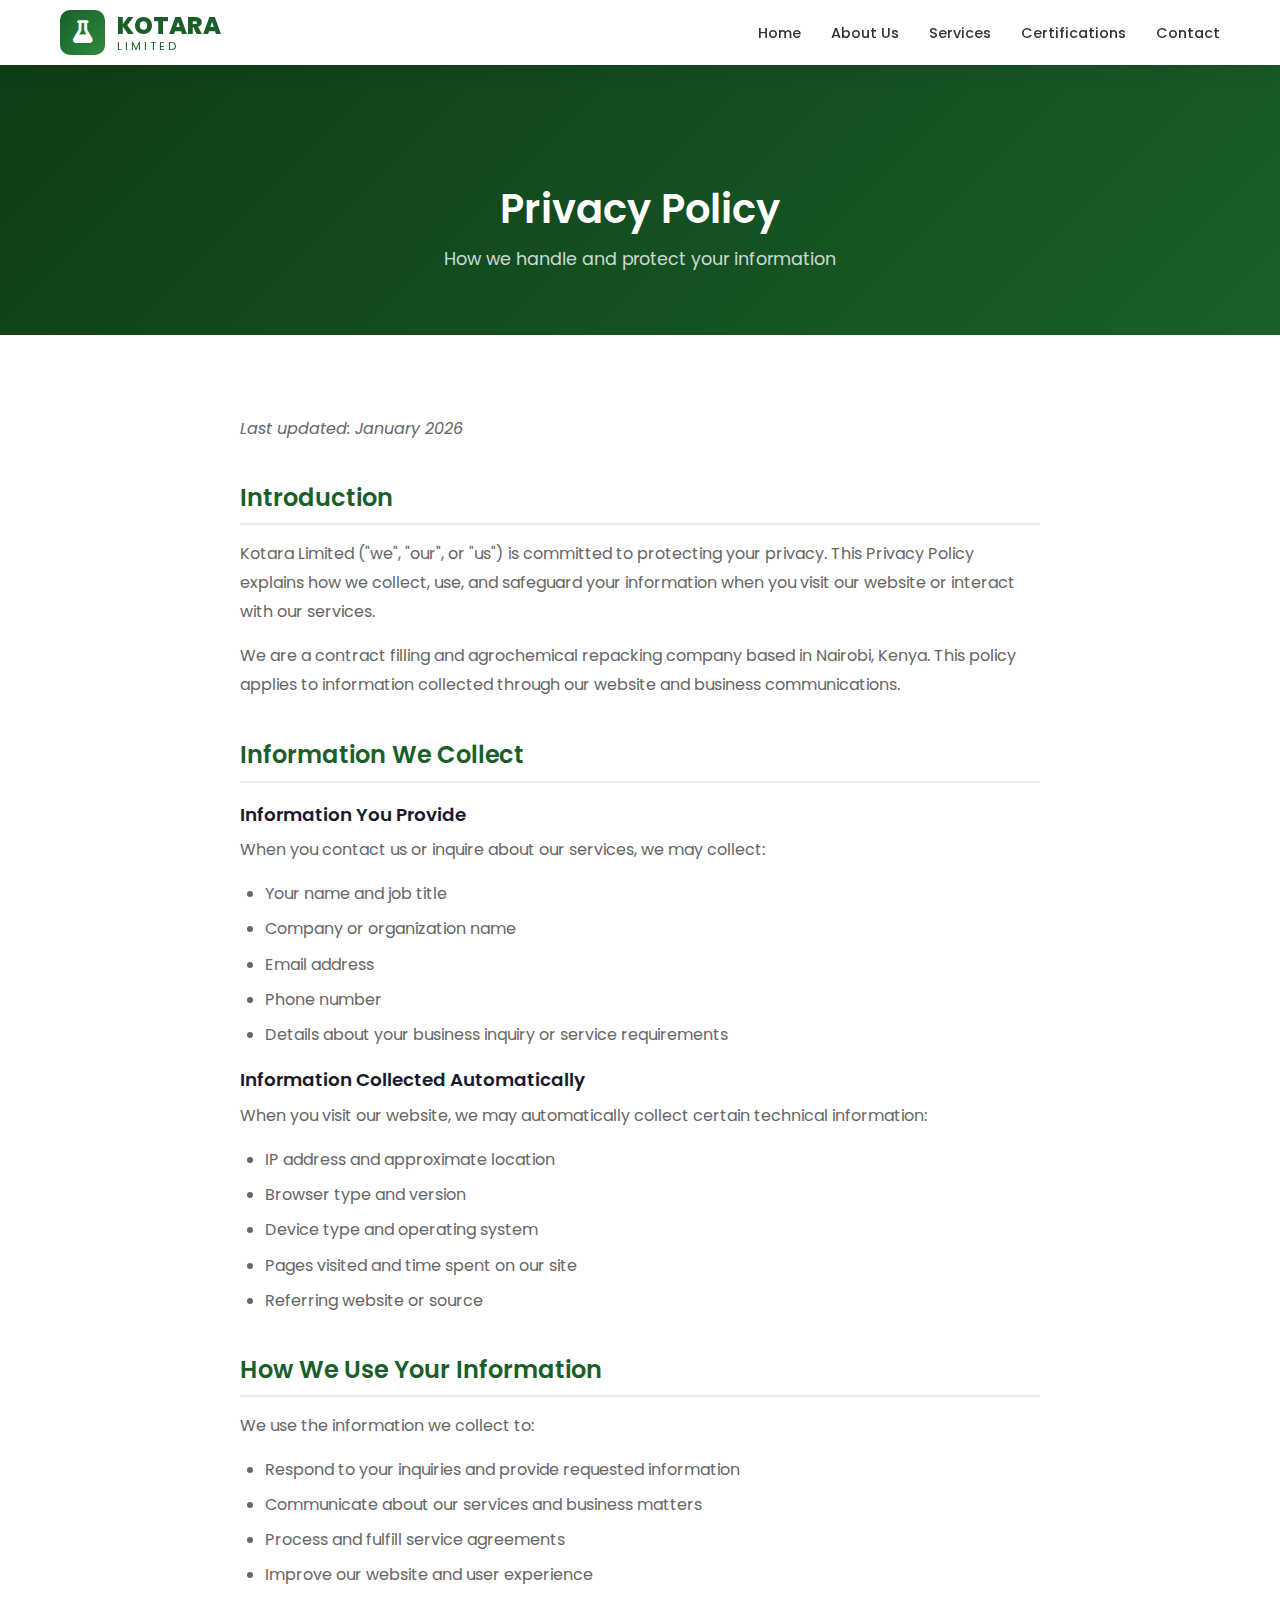
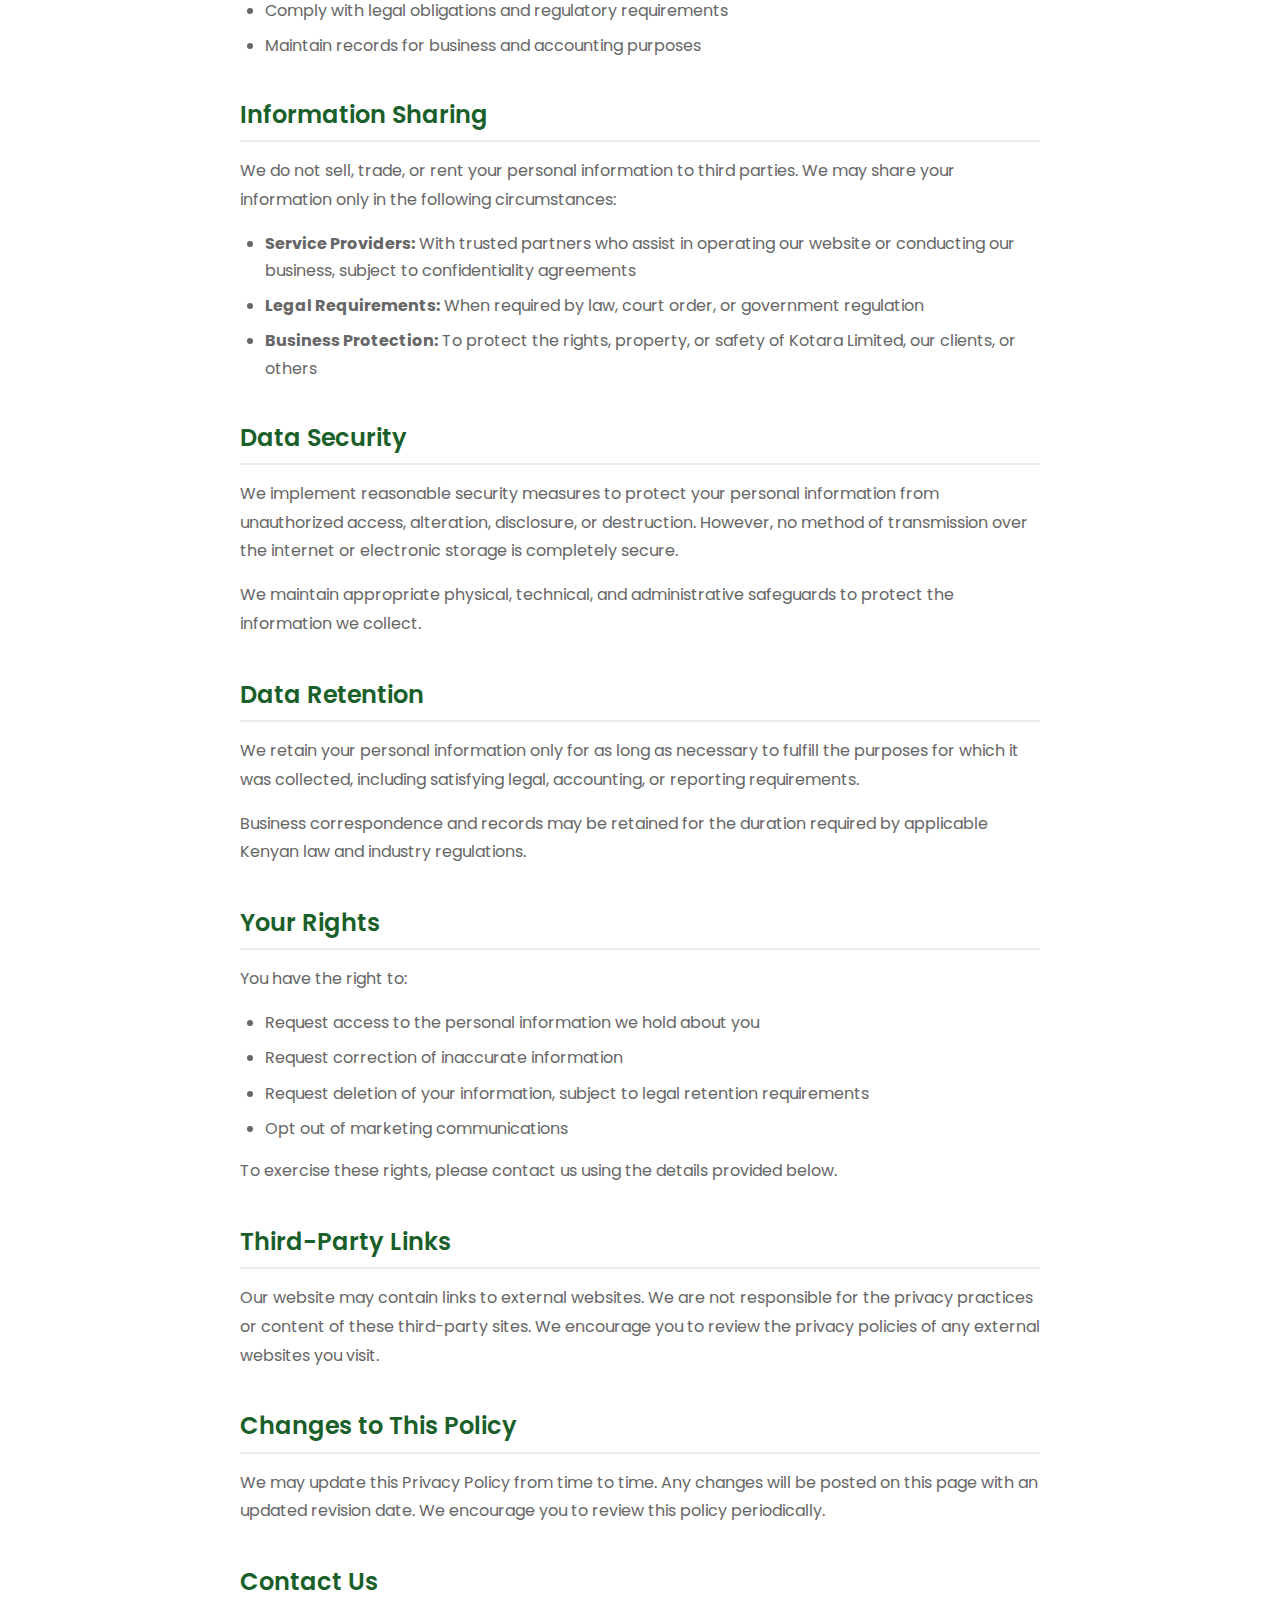
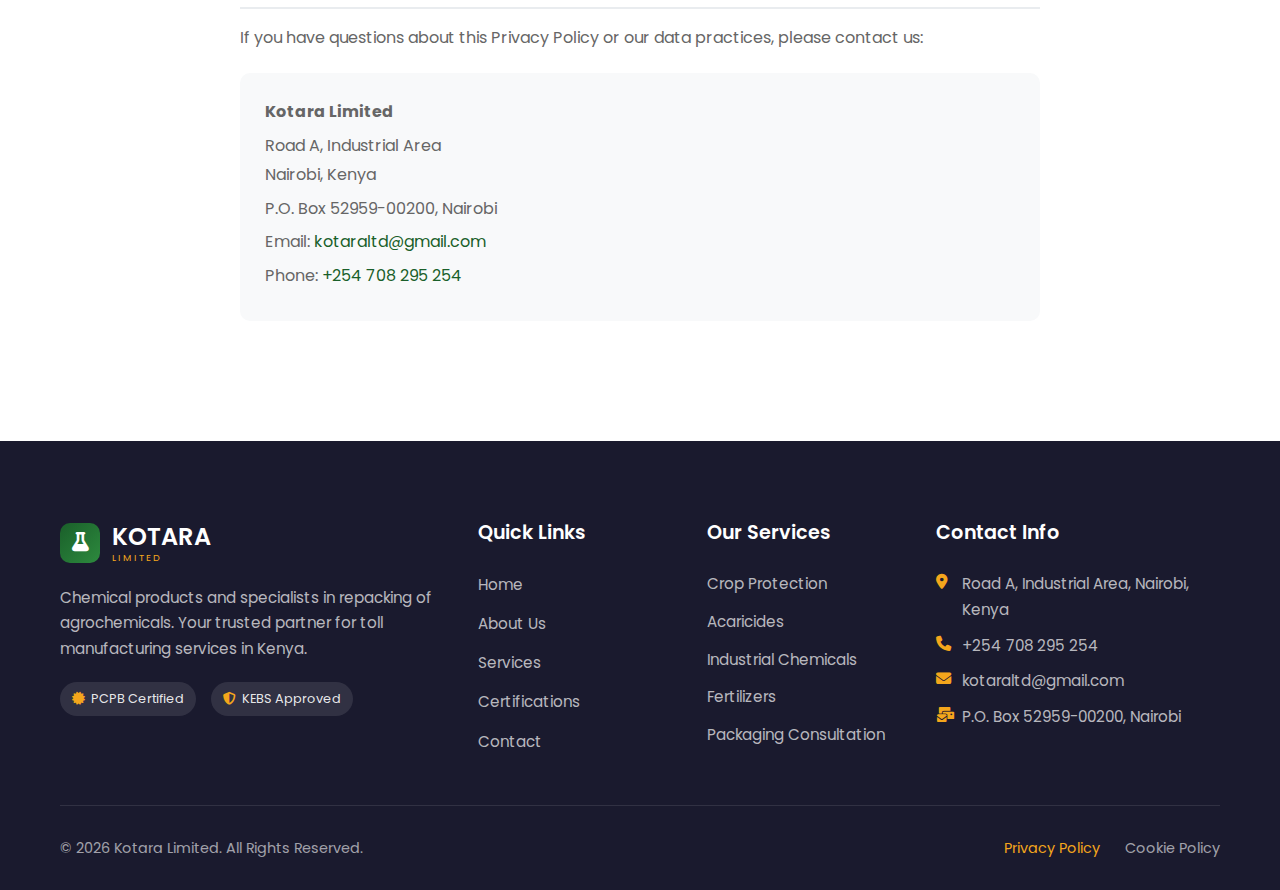
<file: privacy-policy.html>
<!DOCTYPE html>
<html lang="en">
<head>
    <meta charset="UTF-8">
    <meta name="viewport" content="width=device-width, initial-scale=1.0">
    <title>Privacy Policy | Kotara Limited</title>
    <meta name="description" content="Privacy Policy for Kotara Limited. Learn how we collect, use, and protect your personal information when you interact with our website and services.">
    <meta name="robots" content="index, follow">
    
    <link rel="stylesheet" href="css/styles.css">
    <link rel="preconnect" href="https://fonts.googleapis.com">
    <link rel="preconnect" href="https://fonts.gstatic.com" crossorigin>
    <link href="https://fonts.googleapis.com/css2?family=Poppins:wght@300;400;500;600;700;800&display=swap" rel="stylesheet">
    <link rel="stylesheet" href="https://cdnjs.cloudflare.com/ajax/libs/font-awesome/6.4.0/css/all.min.css">
</head>
<body>
    <!-- Top Bar with Contact Info -->
    <div class="top-bar">
        <div class="container">
            <div class="top-bar-content">
                <div class="top-contact">
                    <span><i class="fas fa-phone-alt"></i> +254 708 295 254</span>
                    <span><i class="fas fa-envelope"></i> kotaraltd@gmail.com</span>
                    <span><i class="fas fa-map-marker-alt"></i> Industrial Area, Nairobi</span>
                </div>
            </div>
        </div>
    </div>

    <!-- Navigation -->
    <nav class="navbar scrolled">
        <div class="container">
            <div class="logo">
                <a href="index.html" aria-label="Kotara Limited Home">
                    <div class="logo-icon">
                        <i class="fas fa-flask"></i>
                    </div>
                    <div class="logo-text">
                        <h1>KOTARA<span>LIMITED</span></h1>
                    </div>
                </a>
            </div>
            <ul class="nav-links">
                <li><a href="index.html">Home</a></li>
                <li><a href="index.html#about">About Us</a></li>
                <li><a href="index.html#services">Services</a></li>
                <li><a href="index.html#certifications">Certifications</a></li>
                <li><a href="index.html#contact">Contact</a></li>
            </ul>
            <div class="hamburger" aria-label="Toggle navigation menu">
                <span></span>
                <span></span>
                <span></span>
            </div>
        </div>
    </nav>

    <!-- Page Header -->
    <section class="page-header">
        <div class="container">
            <h1>Privacy Policy</h1>
            <p>How we handle and protect your information</p>
        </div>
    </section>

    <!-- Privacy Policy Content -->
    <section class="policy-content">
        <div class="container">
            <div class="policy-wrapper">
                <p class="policy-updated">Last updated: January 2026</p>

                <div class="policy-section">
                    <h2>Introduction</h2>
                    <p>Kotara Limited ("we", "our", or "us") is committed to protecting your privacy. This Privacy Policy explains how we collect, use, and safeguard your information when you visit our website or interact with our services.</p>
                    <p>We are a contract filling and agrochemical repacking company based in Nairobi, Kenya. This policy applies to information collected through our website and business communications.</p>
                </div>

                <div class="policy-section">
                    <h2>Information We Collect</h2>
                    <h3>Information You Provide</h3>
                    <p>When you contact us or inquire about our services, we may collect:</p>
                    <ul>
                        <li>Your name and job title</li>
                        <li>Company or organization name</li>
                        <li>Email address</li>
                        <li>Phone number</li>
                        <li>Details about your business inquiry or service requirements</li>
                    </ul>

                    <h3>Information Collected Automatically</h3>
                    <p>When you visit our website, we may automatically collect certain technical information:</p>
                    <ul>
                        <li>IP address and approximate location</li>
                        <li>Browser type and version</li>
                        <li>Device type and operating system</li>
                        <li>Pages visited and time spent on our site</li>
                        <li>Referring website or source</li>
                    </ul>
                </div>

                <div class="policy-section">
                    <h2>How We Use Your Information</h2>
                    <p>We use the information we collect to:</p>
                    <ul>
                        <li>Respond to your inquiries and provide requested information</li>
                        <li>Communicate about our services and business matters</li>
                        <li>Process and fulfill service agreements</li>
                        <li>Improve our website and user experience</li>
                        <li>Comply with legal obligations and regulatory requirements</li>
                        <li>Maintain records for business and accounting purposes</li>
                    </ul>
                </div>

                <div class="policy-section">
                    <h2>Information Sharing</h2>
                    <p>We do not sell, trade, or rent your personal information to third parties. We may share your information only in the following circumstances:</p>
                    <ul>
                        <li><strong>Service Providers:</strong> With trusted partners who assist in operating our website or conducting our business, subject to confidentiality agreements</li>
                        <li><strong>Legal Requirements:</strong> When required by law, court order, or government regulation</li>
                        <li><strong>Business Protection:</strong> To protect the rights, property, or safety of Kotara Limited, our clients, or others</li>
                    </ul>
                </div>

                <div class="policy-section">
                    <h2>Data Security</h2>
                    <p>We implement reasonable security measures to protect your personal information from unauthorized access, alteration, disclosure, or destruction. However, no method of transmission over the internet or electronic storage is completely secure.</p>
                    <p>We maintain appropriate physical, technical, and administrative safeguards to protect the information we collect.</p>
                </div>

                <div class="policy-section">
                    <h2>Data Retention</h2>
                    <p>We retain your personal information only for as long as necessary to fulfill the purposes for which it was collected, including satisfying legal, accounting, or reporting requirements.</p>
                    <p>Business correspondence and records may be retained for the duration required by applicable Kenyan law and industry regulations.</p>
                </div>

                <div class="policy-section">
                    <h2>Your Rights</h2>
                    <p>You have the right to:</p>
                    <ul>
                        <li>Request access to the personal information we hold about you</li>
                        <li>Request correction of inaccurate information</li>
                        <li>Request deletion of your information, subject to legal retention requirements</li>
                        <li>Opt out of marketing communications</li>
                    </ul>
                    <p>To exercise these rights, please contact us using the details provided below.</p>
                </div>

                <div class="policy-section">
                    <h2>Third-Party Links</h2>
                    <p>Our website may contain links to external websites. We are not responsible for the privacy practices or content of these third-party sites. We encourage you to review the privacy policies of any external websites you visit.</p>
                </div>

                <div class="policy-section">
                    <h2>Changes to This Policy</h2>
                    <p>We may update this Privacy Policy from time to time. Any changes will be posted on this page with an updated revision date. We encourage you to review this policy periodically.</p>
                </div>

                <div class="policy-section">
                    <h2>Contact Us</h2>
                    <p>If you have questions about this Privacy Policy or our data practices, please contact us:</p>
                    <div class="policy-contact">
                        <p><strong>Kotara Limited</strong></p>
                        <p>Road A, Industrial Area<br>Nairobi, Kenya</p>
                        <p>P.O. Box 52959-00200, Nairobi</p>
                        <p>Email: <a href="mailto:kotaraltd@gmail.com">kotaraltd@gmail.com</a></p>
                        <p>Phone: <a href="tel:+254708295254">+254 708 295 254</a></p>
                    </div>
                </div>
            </div>
        </div>
    </section>

    <!-- Footer -->
    <footer class="footer">
        <div class="container">
            <div class="footer-content">
                <div class="footer-brand">
                    <div class="footer-logo">
                        <div class="logo-icon">
                            <i class="fas fa-flask"></i>
                        </div>
                        <h2>KOTARA<span>LIMITED</span></h2>
                    </div>
                    <p>Chemical products and specialists in repacking of agrochemicals. Your trusted partner for toll manufacturing services in Kenya.</p>
                    <div class="footer-certifications">
                        <span><i class="fas fa-certificate"></i> PCPB Certified</span>
                        <span><i class="fas fa-shield-alt"></i> KEBS Approved</span>
                    </div>
                </div>
                <div class="footer-links">
                    <h4>Quick Links</h4>
                    <ul>
                        <li><a href="index.html">Home</a></li>
                        <li><a href="index.html#about">About Us</a></li>
                        <li><a href="index.html#services">Services</a></li>
                        <li><a href="index.html#certifications">Certifications</a></li>
                        <li><a href="index.html#contact">Contact</a></li>
                    </ul>
                </div>
                <div class="footer-services">
                    <h4>Our Services</h4>
                    <ul>
                        <li>Crop Protection</li>
                        <li>Acaricides</li>
                        <li>Industrial Chemicals</li>
                        <li>Fertilizers</li>
                        <li>Packaging Consultation</li>
                    </ul>
                </div>
                <div class="footer-contact">
                    <h4>Contact Info</h4>
                    <p><i class="fas fa-map-marker-alt"></i> Road A, Industrial Area, Nairobi, Kenya</p>
                    <p><i class="fas fa-phone"></i> <a href="tel:+254708295254">+254 708 295 254</a></p>
                    <p><i class="fas fa-envelope"></i> <a href="mailto:kotaraltd@gmail.com">kotaraltd@gmail.com</a></p>
                    <p><i class="fas fa-mail-bulk"></i> P.O. Box 52959-00200, Nairobi</p>
                </div>
            </div>
            <div class="footer-bottom">
                <div class="footer-bottom-content">
                    <p>&copy; 2026 Kotara Limited. All Rights Reserved.</p>
                    <div class="footer-legal">
                        <a href="privacy-policy.html" class="active">Privacy Policy</a>
                        <a href="cookie-policy.html">Cookie Policy</a>
                    </div>
                </div>
            </div>
        </div>
    </footer>

    <script src="js/script.js"></script>
</body>
</html>
</file>
<file: css/styles.css>
/* ===== CSS Variables ===== */
:root {
    --primary-color: #1a5f2a;
    --primary-dark: #0d3d16;
    --primary-light: #2d8a3e;
    --secondary-color: #f4a61c;
    --accent-color: #e8f5e9;
    --dark-color: #1a1a2e;
    --text-color: #333;
    --text-light: #666;
    --white: #ffffff;
    --gray-light: #f8f9fa;
    --gray: #e9ecef;
    --shadow: 0 4px 20px rgba(0, 0, 0, 0.1);
    --shadow-lg: 0 10px 40px rgba(0, 0, 0, 0.15);
    --transition: all 0.3s ease;
    --border-radius: 8px;
}

/* ===== Reset & Base Styles ===== */
* {
    margin: 0;
    padding: 0;
    box-sizing: border-box;
}

html {
    scroll-behavior: smooth;
}

body {
    font-family: 'Poppins', sans-serif;
    line-height: 1.7;
    color: var(--text-color);
    overflow-x: hidden;
}

.container {
    max-width: 1200px;
    margin: 0 auto;
    padding: 0 20px;
}

a {
    text-decoration: none;
    color: inherit;
}

ul {
    list-style: none;
}

img {
    max-width: 100%;
    height: auto;
}

/* ===== Typography ===== */
h1, h2, h3, h4, h5, h6 {
    font-weight: 600;
    line-height: 1.3;
}

.section-header {
    text-align: center;
    margin-bottom: 60px;
}

.section-header h2 {
    font-size: 2.5rem;
    color: var(--dark-color);
    margin-bottom: 15px;
}

.section-header.light h2 {
    color: var(--white);
}

.underline {
    width: 80px;
    height: 4px;
    background: linear-gradient(90deg, var(--primary-color), var(--secondary-color));
    margin: 0 auto;
    border-radius: 2px;
}

.section-subtitle {
    color: var(--text-light);
    font-size: 1.1rem;
    margin-top: 15px;
}

.section-header.light .section-subtitle {
    color: rgba(255, 255, 255, 0.8);
}

/* ===== Buttons ===== */
.btn {
    display: inline-block;
    padding: 14px 32px;
    border-radius: 50px;
    font-weight: 500;
    font-size: 1rem;
    cursor: pointer;
    transition: var(--transition);
    border: none;
    text-transform: uppercase;
    letter-spacing: 1px;
}

.btn-primary {
    background: linear-gradient(135deg, var(--primary-color), var(--primary-light));
    color: var(--white);
    box-shadow: 0 4px 15px rgba(26, 95, 42, 0.3);
}

.btn-primary:hover {
    transform: translateY(-3px);
    box-shadow: 0 8px 25px rgba(26, 95, 42, 0.4);
}

.btn-secondary {
    background: transparent;
    color: var(--white);
    border: 2px solid var(--white);
}

.btn-secondary:hover {
    background: var(--white);
    color: var(--primary-color);
}

/* ===== Top Bar ===== */
.top-bar {
    background: var(--dark-color);
    padding: 10px 0;
    font-size: 0.85rem;
}

.top-bar-content {
    display: flex;
    justify-content: flex-end;
    align-items: center;
}

.top-contact {
    display: flex;
    gap: 25px;
    color: rgba(255, 255, 255, 0.9);
}

.top-contact span {
    display: flex;
    align-items: center;
    gap: 8px;
}

.top-contact i {
    color: var(--secondary-color);
}

/* ===== Navigation ===== */
.navbar {
    position: fixed;
    top: 40px;
    left: 0;
    width: 100%;
    z-index: 1000;
    padding: 15px 0;
    transition: var(--transition);
    background: transparent;
}

.navbar.scrolled {
    background: var(--white);
    box-shadow: var(--shadow);
    top: 0;
    padding: 10px 0;
}

.navbar .container {
    display: flex;
    justify-content: space-between;
    align-items: center;
}

.logo a {
    display: flex;
    align-items: center;
    gap: 12px;
}

.logo-icon {
    width: 45px;
    height: 45px;
    background: linear-gradient(135deg, var(--primary-color), var(--primary-light));
    border-radius: 10px;
    display: flex;
    align-items: center;
    justify-content: center;
    overflow: hidden;
}

.logo-icon i {
    font-size: 1.4rem;
    color: var(--white);
}

.logo-icon .logo-img {
    width: 100%;
    height: 100%;
    object-fit: cover;
    border-radius: 10px;
}

.logo-text h1 {
    font-size: 1.5rem;
    font-weight: 800;
    color: var(--white);
    transition: var(--transition);
    line-height: 1.1;
}

.navbar.scrolled .logo-text h1 {
    color: var(--primary-color);
}

.logo-text h1 span {
    font-weight: 400;
    font-size: 0.7rem;
    display: block;
    letter-spacing: 3px;
}

.nav-links {
    display: flex;
    gap: 30px;
}

.nav-links a {
    color: var(--white);
    font-weight: 500;
    font-size: 0.9rem;
    position: relative;
    transition: var(--transition);
}

.navbar.scrolled .nav-links a {
    color: var(--text-color);
}

.nav-links a::after {
    content: '';
    position: absolute;
    bottom: -5px;
    left: 0;
    width: 0;
    height: 2px;
    background: var(--secondary-color);
    transition: var(--transition);
}

.nav-links a:hover::after,
.nav-links a.active::after {
    width: 100%;
}

.hamburger {
    display: none;
    flex-direction: column;
    gap: 5px;
    cursor: pointer;
}

.hamburger span {
    width: 25px;
    height: 3px;
    background: var(--white);
    transition: var(--transition);
}

.navbar.scrolled .hamburger span {
    background: var(--primary-color);
}

/* ===== Hero Section ===== */
.hero {
    min-height: 100vh;
    background: linear-gradient(135deg, var(--primary-dark) 0%, var(--primary-color) 50%, var(--primary-light) 100%);
    display: flex;
    align-items: center;
    position: relative;
    overflow: hidden;
    padding-top: 40px;
}

.hero-overlay {
    position: absolute;
    top: 0;
    left: 0;
    width: 100%;
    height: 100%;
    background: url('data:image/svg+xml,<svg xmlns="http://www.w3.org/2000/svg" viewBox="0 0 100 100"><circle cx="50" cy="50" r="40" fill="none" stroke="rgba(255,255,255,0.05)" stroke-width="0.5"/><circle cx="50" cy="50" r="30" fill="none" stroke="rgba(255,255,255,0.05)" stroke-width="0.5"/><circle cx="50" cy="50" r="20" fill="none" stroke="rgba(255,255,255,0.05)" stroke-width="0.5"/></svg>');
    background-size: 200px;
    animation: float 20s linear infinite;
}

@keyframes float {
    0% { transform: translateY(0) rotate(0deg); }
    100% { transform: translateY(-100px) rotate(360deg); }
}

.hero .container {
    position: relative;
    z-index: 2;
}

.hero-content {
    max-width: 700px;
    padding-top: 80px;
    margin-bottom: 30px;
}

.hero-content h1 {
    font-size: 3.2rem;
    color: var(--white);
    margin-bottom: 20px;
    line-height: 1.2;
}

.hero-content h1 span {
    color: var(--secondary-color);
}

.hero-content p {
    font-size: 1.2rem;
    color: rgba(255, 255, 255, 0.9);
    margin-bottom: 0;
}

.hero-buttons {
    display: flex;
    gap: 20px;
    flex-wrap: wrap;
    align-items: center;
    justify-content: flex-start;
    margin-bottom: 150px;
}

.hero-buttons .btn {
    min-width: 180px;
    text-align: center;
}

.hero-stats {
    position: absolute;
    bottom: 0;
    left: 0;
    right: 0;
    background: rgba(255, 255, 255, 0.1);
    backdrop-filter: blur(10px);
    padding: 30px 0;
    display: flex;
    justify-content: center;
    gap: 80px;
}

.stat-item {
    text-align: center;
    color: var(--white);
}

.stat-item h3 {
    font-size: 2.5rem;
    font-weight: 700;
}

.stat-item p {
    font-size: 0.9rem;
    opacity: 0.9;
}

/* ===== About Section ===== */
.about {
    padding: 100px 0;
    background: var(--white);
}

.about-content {
    max-width: 900px;
    margin: 0 auto;
}

.about-text .lead {
    font-size: 1.2rem;
    color: var(--primary-color);
    font-weight: 500;
    margin-bottom: 20px;
}

.about-text p {
    margin-bottom: 15px;
    color: var(--text-light);
}

/* ===== Vision & Mission ===== */
.vision-mission {
    padding: 80px 0;
    background: var(--gray-light);
}

.vm-grid {
    display: grid;
    grid-template-columns: repeat(2, 1fr);
    gap: 40px;
}

.vm-card {
    background: var(--white);
    padding: 50px 40px;
    border-radius: 15px;
    text-align: center;
    box-shadow: var(--shadow);
    transition: var(--transition);
}

.vm-card:hover {
    transform: translateY(-10px);
    box-shadow: var(--shadow-lg);
}

.vm-icon {
    width: 80px;
    height: 80px;
    background: linear-gradient(135deg, var(--primary-color), var(--primary-light));
    border-radius: 50%;
    display: flex;
    align-items: center;
    justify-content: center;
    margin: 0 auto 25px;
}

.vm-icon i {
    font-size: 2rem;
    color: var(--white);
}

.vm-card h3 {
    font-size: 1.5rem;
    color: var(--dark-color);
    margin-bottom: 15px;
}

.vm-card p {
    color: var(--text-light);
    font-size: 1.05rem;
}

/* ===== Core Values ===== */
.core-values {
    padding: 100px 0;
    background: var(--white);
}

.values-grid {
    display: grid;
    grid-template-columns: repeat(3, 1fr);
    gap: 30px;
}

.value-card {
    padding: 40px 30px;
    border-radius: 15px;
    background: var(--white);
    border: 1px solid var(--gray);
    transition: var(--transition);
    text-align: center;
}

.value-card:hover {
    border-color: var(--primary-color);
    box-shadow: var(--shadow);
}

.value-icon {
    width: 70px;
    height: 70px;
    background: var(--accent-color);
    border-radius: 50%;
    display: flex;
    align-items: center;
    justify-content: center;
    margin: 0 auto 20px;
}

.value-icon i {
    font-size: 1.8rem;
    color: var(--primary-color);
}

.value-card h3 {
    font-size: 1.3rem;
    color: var(--dark-color);
    margin-bottom: 15px;
}

.value-card p {
    color: var(--text-light);
    font-size: 0.95rem;
}

/* ===== Certifications Section ===== */
.certifications-section {
    padding: 100px 0;
    background: var(--gray-light);
}

.certifications-grid {
    display: grid;
    grid-template-columns: repeat(4, 1fr);
    gap: 25px;
}

.certification-card {
    background: var(--white);
    padding: 35px 25px;
    border-radius: 15px;
    text-align: center;
    box-shadow: var(--shadow);
    transition: var(--transition);
    position: relative;
    border-top: 4px solid var(--primary-color);
}

.certification-card:hover {
    transform: translateY(-5px);
    box-shadow: var(--shadow-lg);
}

.cert-icon {
    width: 70px;
    height: 70px;
    background: linear-gradient(135deg, var(--primary-color), var(--primary-light));
    border-radius: 50%;
    display: flex;
    align-items: center;
    justify-content: center;
    margin: 0 auto 20px;
}

.cert-icon i {
    font-size: 1.8rem;
    color: var(--white);
}

.certification-card h3 {
    font-size: 1.15rem;
    color: var(--dark-color);
    margin-bottom: 12px;
}

.certification-card p {
    color: var(--text-light);
    font-size: 0.9rem;
    margin-bottom: 15px;
}

.cert-badge {
    display: inline-block;
    padding: 5px 15px;
    background: var(--accent-color);
    color: var(--primary-color);
    font-size: 0.8rem;
    font-weight: 600;
    border-radius: 20px;
}

/* ===== Services Section ===== */
.services {
    padding: 100px 0;
    background: var(--white);
}

.services-grid {
    display: grid;
    grid-template-columns: repeat(3, 1fr);
    gap: 30px;
}

.service-card {
    background: var(--white);
    padding: 40px 30px;
    border-radius: 15px;
    box-shadow: var(--shadow);
    transition: var(--transition);
    text-align: center;
    position: relative;
    overflow: hidden;
}

.service-card::before {
    content: '';
    position: absolute;
    top: 0;
    left: 0;
    width: 100%;
    height: 4px;
    background: linear-gradient(90deg, var(--primary-color), var(--secondary-color));
    transform: scaleX(0);
    transition: var(--transition);
}

.service-card:hover {
    transform: translateY(-10px);
    box-shadow: var(--shadow-lg);
}

.service-card:hover::before {
    transform: scaleX(1);
}

.service-icon {
    width: 80px;
    height: 80px;
    background: linear-gradient(135deg, var(--primary-color), var(--primary-light));
    border-radius: 50%;
    display: flex;
    align-items: center;
    justify-content: center;
    margin: 0 auto 25px;
    transition: var(--transition);
}

.service-card:hover .service-icon {
    transform: scale(1.1);
}

.service-icon i {
    font-size: 2rem;
    color: var(--white);
}

.service-card h3 {
    font-size: 1.3rem;
    color: var(--dark-color);
    margin-bottom: 15px;
}

.service-card p {
    color: var(--text-light);
    font-size: 0.95rem;
}

/* ===== Process Section ===== */
.process {
    padding: 100px 0;
    background: linear-gradient(135deg, var(--primary-dark), var(--primary-color));
    position: relative;
}

.process-timeline {
    display: grid;
    grid-template-columns: repeat(3, 1fr);
    gap: 30px;
}

.process-step {
    background: rgba(255, 255, 255, 0.1);
    backdrop-filter: blur(10px);
    padding: 40px 30px;
    border-radius: 15px;
    text-align: center;
    transition: var(--transition);
    border: 1px solid rgba(255, 255, 255, 0.2);
}

.process-step:hover {
    background: rgba(255, 255, 255, 0.15);
    transform: translateY(-5px);
}

.step-number {
    width: 60px;
    height: 60px;
    background: var(--secondary-color);
    border-radius: 50%;
    display: flex;
    align-items: center;
    justify-content: center;
    margin: 0 auto 20px;
    font-size: 1.5rem;
    font-weight: 700;
    color: var(--white);
}

.step-content h3 {
    color: var(--white);
    font-size: 1.2rem;
    margin-bottom: 10px;
}

.step-content p {
    color: rgba(255, 255, 255, 0.8);
    font-size: 0.95rem;
}

/* ===== Why Us Section ===== */
.why-us {
    padding: 100px 0;
    background: var(--gray-light);
}

.benefits-grid {
    display: grid;
    grid-template-columns: repeat(3, 1fr);
    gap: 30px;
}

.benefit-card {
    padding: 35px 25px;
    border-radius: 15px;
    background: var(--white);
    transition: var(--transition);
    text-align: center;
    box-shadow: var(--shadow);
}

.benefit-card:hover {
    transform: translateY(-5px);
    box-shadow: var(--shadow-lg);
}

.benefit-icon {
    width: 70px;
    height: 70px;
    background: linear-gradient(135deg, var(--primary-color), var(--primary-light));
    border-radius: 15px;
    display: flex;
    align-items: center;
    justify-content: center;
    margin: 0 auto 20px;
}

.benefit-icon i {
    font-size: 1.8rem;
    color: var(--white);
}

.benefit-card h3 {
    font-size: 1.15rem;
    color: var(--dark-color);
    margin-bottom: 12px;
}

.benefit-card p {
    color: var(--text-light);
    font-size: 0.9rem;
}

/* ===== FAQ Section ===== */
.faq-section {
    padding: 100px 0;
    background: var(--white);
}

.faq-container {
    max-width: 800px;
    margin: 0 auto;
}

.faq-item {
    margin-bottom: 15px;
    border: 1px solid var(--gray);
    border-radius: 10px;
    overflow: hidden;
    transition: var(--transition);
}

.faq-item:hover {
    border-color: var(--primary-color);
}

.faq-question {
    width: 100%;
    padding: 20px 25px;
    background: var(--white);
    border: none;
    cursor: pointer;
    display: flex;
    justify-content: space-between;
    align-items: center;
    font-family: inherit;
    font-size: 1rem;
    font-weight: 500;
    color: var(--dark-color);
    text-align: left;
    transition: var(--transition);
}

.faq-question:hover {
    background: var(--gray-light);
}

.faq-question i {
    color: var(--primary-color);
    transition: var(--transition);
}

.faq-question.active i {
    transform: rotate(180deg);
}

.faq-answer {
    max-height: 0;
    overflow: hidden;
    transition: max-height 0.3s ease;
}

.faq-answer.show {
    max-height: 500px;
}

.faq-answer p {
    padding: 0 25px 20px;
    color: var(--text-light);
    line-height: 1.7;
}

/* ===== Clients Section ===== */
.clients {
    padding: 100px 0;
    background: var(--gray-light);
}

.clients-wrapper {
    display: grid;
    grid-template-columns: repeat(3, 1fr);
    gap: 40px;
}

.client-category {
    background: var(--white);
    padding: 40px 30px;
    border-radius: 15px;
    box-shadow: var(--shadow);
}

.client-category h3 {
    color: var(--primary-color);
    font-size: 1.2rem;
    margin-bottom: 25px;
    padding-bottom: 15px;
    border-bottom: 2px solid var(--gray);
}

.client-category h3 i {
    margin-right: 10px;
    color: var(--secondary-color);
}

.client-list {
    display: flex;
    flex-direction: column;
    gap: 12px;
}

.client-item {
    padding: 15px 20px;
    background: var(--gray-light);
    border-radius: var(--border-radius);
    font-weight: 500;
    color: var(--text-color);
    transition: var(--transition);
}

.client-item:hover {
    background: var(--accent-color);
    color: var(--primary-color);
    transform: translateX(5px);
}

/* ===== Contact Section ===== */
.contact {
    padding: 100px 0;
    background: linear-gradient(135deg, var(--dark-color), #16213e);
}

.contact-info-grid {
    display: grid;
    grid-template-columns: repeat(4, 1fr);
    gap: 30px;
}

.info-item {
    display: flex;
    gap: 20px;
    align-items: flex-start;
    flex-direction: column;
    text-align: center;
    background: rgba(255, 255, 255, 0.05);
    padding: 30px 20px;
    border-radius: 15px;
    transition: var(--transition);
}

.info-item:hover {
    background: rgba(255, 255, 255, 0.1);
    transform: translateY(-5px);
}

.info-icon {
    width: 60px;
    height: 60px;
    background: linear-gradient(135deg, var(--primary-color), var(--primary-light));
    border-radius: 50%;
    display: flex;
    align-items: center;
    justify-content: center;
    flex-shrink: 0;
    margin: 0 auto 15px;
}

.info-icon i {
    font-size: 1.5rem;
    color: var(--white);
}

.info-content {
    text-align: center;
}

.info-content h3,
.info-content h4 {
    color: var(--white);
    font-size: 1.1rem;
    margin-bottom: 5px;
}

.info-content p,
.info-content a {
    color: rgba(255, 255, 255, 0.8);
    font-size: 0.95rem;
    line-height: 1.6;
}

.info-content a:hover {
    color: var(--secondary-color);
}

/* ===== Footer ===== */
.footer {
    background: var(--dark-color);
    padding: 80px 0 30px;
}

.footer-content {
    display: grid;
    grid-template-columns: 2fr 1fr 1fr 1.5fr;
    gap: 40px;
    padding-bottom: 50px;
    border-bottom: 1px solid rgba(255, 255, 255, 0.1);
}

.footer-logo {
    display: flex;
    align-items: center;
    gap: 12px;
    margin-bottom: 20px;
}

.footer-logo .logo-icon {
    width: 40px;
    height: 40px;
}

.footer-logo .logo-icon i {
    font-size: 1.2rem;
}

.footer-brand h2 {
    font-size: 1.5rem;
    color: var(--white);
}

.footer-brand h2 span {
    color: var(--secondary-color);
    font-weight: 400;
    font-size: 0.6rem;
    display: block;
    letter-spacing: 2px;
}

.footer-brand p {
    color: rgba(255, 255, 255, 0.7);
    font-size: 0.95rem;
    margin-bottom: 20px;
}

.footer-certifications {
    display: flex;
    gap: 15px;
    flex-wrap: wrap;
}

.footer-certifications span {
    display: inline-flex;
    align-items: center;
    gap: 6px;
    padding: 6px 12px;
    background: rgba(255, 255, 255, 0.1);
    border-radius: 20px;
    font-size: 0.8rem;
    color: rgba(255, 255, 255, 0.9);
}

.footer-certifications i {
    color: var(--secondary-color);
}

.footer-links h4,
.footer-services h4,
.footer-contact h4 {
    color: var(--white);
    font-size: 1.2rem;
    margin-bottom: 25px;
}

.footer-links ul,
.footer-services ul {
    display: flex;
    flex-direction: column;
    gap: 12px;
}

.footer-links a,
.footer-services li {
    color: rgba(255, 255, 255, 0.7);
    transition: var(--transition);
    font-size: 0.95rem;
}

.footer-links a:hover {
    color: var(--secondary-color);
    padding-left: 5px;
}

.footer-contact p {
    color: rgba(255, 255, 255, 0.7);
    font-size: 0.95rem;
    margin-bottom: 10px;
    display: flex;
    align-items: flex-start;
    gap: 10px;
}

.footer-contact a {
    color: rgba(255, 255, 255, 0.7);
    transition: var(--transition);
}

.footer-contact a:hover {
    color: var(--secondary-color);
}

.footer-contact i {
    color: var(--secondary-color);
    width: 16px;
    flex-shrink: 0;
    margin-top: 3px;
}

.footer-bottom {
    padding-top: 30px;
}

.footer-bottom-content {
    display: flex;
    justify-content: space-between;
    align-items: center;
}

.footer-bottom p {
    color: rgba(255, 255, 255, 0.6);
    font-size: 0.9rem;
}

.footer-legal {
    display: flex;
    gap: 25px;
}

.footer-legal a {
    color: rgba(255, 255, 255, 0.6);
    font-size: 0.9rem;
    transition: var(--transition);
}

.footer-legal a:hover,
.footer-legal a.active {
    color: var(--secondary-color);
}

/* ===== Page Header (for policy pages) ===== */
.page-header {
    background: linear-gradient(135deg, var(--primary-dark), var(--primary-color));
    padding: 140px 0 60px;
    text-align: center;
}

.page-header h1 {
    color: var(--white);
    font-size: 2.5rem;
    margin-bottom: 10px;
}

.page-header p {
    color: rgba(255, 255, 255, 0.8);
    font-size: 1.1rem;
}

/* ===== Policy Content ===== */
.policy-content {
    padding: 80px 0;
    background: var(--white);
}

.policy-wrapper {
    max-width: 800px;
    margin: 0 auto;
}

.policy-updated {
    color: var(--text-light);
    font-style: italic;
    margin-bottom: 40px;
}

.policy-section {
    margin-bottom: 40px;
}

.policy-section h2 {
    color: var(--primary-color);
    font-size: 1.5rem;
    margin-bottom: 15px;
    padding-bottom: 10px;
    border-bottom: 2px solid var(--gray);
}

.policy-section h3 {
    color: var(--dark-color);
    font-size: 1.15rem;
    margin: 20px 0 10px;
}

.policy-section p {
    color: var(--text-light);
    margin-bottom: 15px;
    line-height: 1.8;
}

.policy-section ul {
    margin: 15px 0;
    padding-left: 25px;
}

.policy-section li {
    color: var(--text-light);
    margin-bottom: 8px;
    list-style: disc;
    line-height: 1.7;
}

.policy-contact {
    background: var(--gray-light);
    padding: 25px;
    border-radius: 10px;
    margin-top: 20px;
}

.policy-contact p {
    margin-bottom: 5px;
}

.policy-contact a {
    color: var(--primary-color);
}

.policy-contact a:hover {
    text-decoration: underline;
}

/* Cookie Table */
.cookie-table {
    width: 100%;
    border-collapse: collapse;
    margin: 20px 0;
}

.cookie-table th,
.cookie-table td {
    padding: 12px 15px;
    text-align: left;
    border-bottom: 1px solid var(--gray);
}

.cookie-table th {
    background: var(--gray-light);
    color: var(--dark-color);
    font-weight: 600;
}

.cookie-table td {
    color: var(--text-light);
}

/* ===== Responsive Design ===== */
@media (max-width: 1024px) {
    .hero-content h1 {
        font-size: 2.5rem;
    }
    
    .services-grid,
    .process-timeline,
    .benefits-grid,
    .values-grid,
    .certifications-grid {
        grid-template-columns: repeat(2, 1fr);
    }
    
    .contact-info-grid {
        grid-template-columns: repeat(2, 1fr);
    }
    
    .footer-content {
        grid-template-columns: repeat(2, 1fr);
    }
}

@media (max-width: 768px) {
    .top-bar {
        display: none;
    }
    
    .navbar {
        top: 0;
    }
    
    .nav-links {
        position: fixed;
        top: 0;
        right: -100%;
        width: 70%;
        height: 100vh;
        background: var(--white);
        flex-direction: column;
        justify-content: center;
        align-items: center;
        transition: var(--transition);
        box-shadow: var(--shadow-lg);
    }
    
    .nav-links.active {
        right: 0;
    }
    
    .nav-links a {
        color: var(--text-color);
        font-size: 1.2rem;
    }
    
    .hamburger {
        display: flex;
        z-index: 1001;
    }
    
    .hamburger.active span:nth-child(1) {
        transform: rotate(45deg) translate(5px, 5px);
    }
    
    .hamburger.active span:nth-child(2) {
        opacity: 0;
    }
    
    .hamburger.active span:nth-child(3) {
        transform: rotate(-45deg) translate(7px, -6px);
    }
    
    .hero-content h1 {
        font-size: 2rem;
    }
    
    .hero-stats {
        flex-direction: column;
        gap: 20px;
        padding: 20px;
    }
    
    .section-header h2 {
        font-size: 2rem;
    }
    
    .vm-grid,
    .services-grid,
    .process-timeline,
    .benefits-grid,
    .values-grid,
    .clients-wrapper,
    .contact-info-grid,
    .certifications-grid {
        grid-template-columns: 1fr;
    }
    
    .footer-content {
        grid-template-columns: 1fr;
        text-align: center;
    }
    
    .footer-contact p {
        justify-content: center;
    }
    
    .footer-bottom-content {
        flex-direction: column;
        gap: 15px;
    }
    
    .hero-buttons {
        justify-content: center;
    }
    
    .page-header {
        padding: 120px 0 50px;
    }
    
    .page-header h1 {
        font-size: 2rem;
    }
}

@media (max-width: 480px) {
    .hero-content h1 {
        font-size: 1.7rem;
    }
    
    .btn {
        padding: 12px 25px;
        font-size: 0.9rem;
    }
    
    .service-card,
    .vm-card,
    .benefit-card,
    .value-card,
    .certification-card {
        padding: 30px 20px;
    }
    
    .cookie-table {
        font-size: 0.85rem;
    }
    
    .cookie-table th,
    .cookie-table td {
        padding: 10px;
    }
}

/* ===== Animations ===== */
@keyframes fadeInUp {
    from {
        opacity: 0;
        transform: translateY(30px);
    }
    to {
        opacity: 1;
        transform: translateY(0);
    }
}

.animate {
    animation: fadeInUp 0.6s ease forwards;
}

/* ===== Scroll Animation Classes ===== */
.fade-in {
    opacity: 0;
    transform: translateY(20px);
    transition: opacity 0.6s ease, transform 0.6s ease;
}

.fade-in.visible {
    opacity: 1;
    transform: translateY(0);
}
</file>
